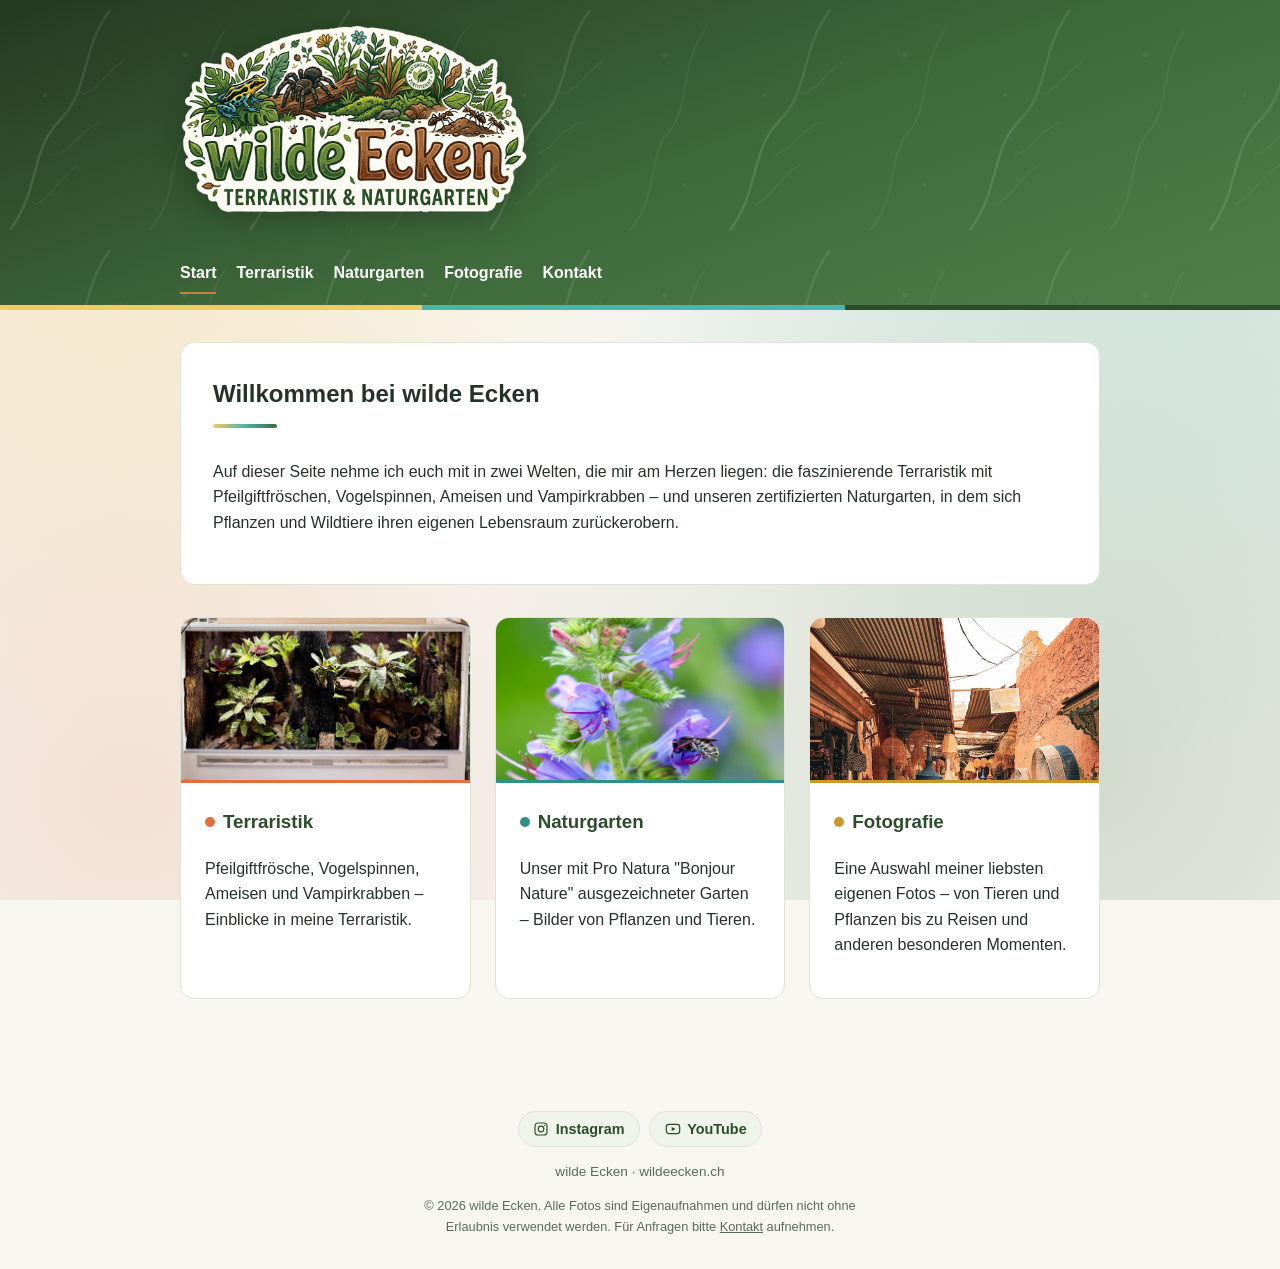
<file: index.html>
<!DOCTYPE html>
<html lang="de">
<head>
  <meta charset="UTF-8">
  <title>wilde Ecken</title>
  <meta name="viewport" content="width=device-width, initial-scale=1.0">
  <meta name="description" content="wilde Ecken – Pfeilgiftfrösche, Vogelspinnen, Ameisen, Vampirkrabben und unser zertifizierter Naturgarten.">
  <link rel="canonical" href="https://wildeecken.ch/">
  <meta property="og:type" content="website">
  <meta property="og:site_name" content="wilde Ecken">
  <meta property="og:locale" content="de_CH">
  <meta property="og:url" content="https://wildeecken.ch/">
  <meta property="og:title" content="wilde Ecken – Terraristik &amp; Naturgarten">
  <meta property="og:description" content="Pfeilgiftfrösche, Vogelspinnen, Ameisen, Vampirkrabben und unser zertifizierter Naturgarten.">
  <meta property="og:image" content="https://wildeecken.ch/images/og-image.jpg">
  <meta property="og:image:width" content="1200">
  <meta property="og:image:height" content="630">
  <meta name="twitter:card" content="summary_large_image">
  <meta name="twitter:title" content="wilde Ecken – Terraristik &amp; Naturgarten">
  <meta name="twitter:description" content="Pfeilgiftfrösche, Vogelspinnen, Ameisen, Vampirkrabben und unser zertifizierter Naturgarten.">
  <meta name="twitter:image" content="https://wildeecken.ch/images/og-image.jpg">
  <link rel="icon" href="/favicon.ico" sizes="any">
  <link rel="icon" type="image/png" sizes="32x32" href="/images/favicon-32.png">
  <link rel="apple-touch-icon" href="/images/apple-touch-icon.png">
  <link rel="manifest" href="/site.webmanifest">
  <meta name="theme-color" content="#2c4c2a">
  <link rel="stylesheet" href="style.css">
</head>
<body class="home">
  <h1 class="visually-hidden">wilde Ecken – Terraristik &amp; Naturgarten</h1>
  <header class="site-header">
    <div class="header-inner">
      <a class="site-logo" href="index.html">
        <img src="images/logo.png" alt="wilde Ecken – Terraristik &amp; Naturgarten">
      </a>
      <nav class="main-nav" aria-label="Hauptnavigation">
        <ul>
          <li><a href="index.html" aria-current="page">Start</a></li>
          <li><a href="hobby.html">Terraristik</a></li>
          <li><a href="naturgarten.html">Naturgarten</a></li>
          <li><a href="fotografie.html">Fotografie</a></li>
          <li><a href="kontakt.html">Kontakt</a></li>
        </ul>
      </nav>
    </div>
  </header>

  <main>
    <section class="hero">
      <h2>Willkommen bei wilde Ecken</h2>
      <p>
        Auf dieser Seite nehme ich euch mit in zwei Welten, die mir am Herzen liegen:
        die faszinierende Terraristik mit Pfeilgiftfröschen, Vogelspinnen, Ameisen
        und Vampirkrabben –
        und unseren zertifizierten Naturgarten, in dem sich Pflanzen und Wildtiere
        ihren eigenen Lebensraum zurückerobern.
      </p>
    </section>

    <div class="card-grid">
      <a class="card card-hobby" href="hobby.html">
        <img class="card-image" src="images/hobby/frosch-2.jpg" alt="Naturnah bepflanzte Pfeilgiftfrosch-Terrarien" loading="lazy">
        <div class="card-body">
          <h3>Terraristik</h3>
          <p>Pfeilgiftfrösche, Vogelspinnen, Ameisen und Vampirkrabben – Einblicke in meine Terraristik.</p>
        </div>
      </a>
      <a class="card card-naturgarten" href="naturgarten.html">
        <img class="card-image" src="images/naturgarten/natur-3.jpg" alt="Natternkopfmauerbiene am Natternkopf in unserem Naturgarten" loading="lazy">
        <div class="card-body">
          <h3>Naturgarten</h3>
          <p>Unser mit Pro Natura "Bonjour Nature" ausgezeichneter Garten – Bilder von Pflanzen und Tieren.</p>
        </div>
      </a>
      <a class="card card-fotografie" href="fotografie.html">
        <img class="card-image" src="images/fotografie/foto-1.jpg" alt="Souks in Marrakesch" loading="lazy">
        <div class="card-body">
          <h3>Fotografie</h3>
          <p>Eine Auswahl meiner liebsten eigenen Fotos – von Tieren und Pflanzen bis zu Reisen und anderen besonderen Momenten.</p>
        </div>
      </a>
    </div>
  </main>

  <footer class="site-footer">
    <p class="social-links">
      <a class="badge" href="https://www.instagram.com/boebe83" target="_blank" rel="noopener"><svg class="badge-icon" viewBox="0 0 24 24" width="16" height="16" fill="none" stroke="currentColor" stroke-width="1.8" aria-hidden="true"><rect x="3" y="3" width="18" height="18" rx="5"/><circle cx="12" cy="12" r="4.2"/><circle cx="17.4" cy="6.6" r="1" fill="currentColor" stroke="none"/></svg>Instagram</a>
      <a class="badge" href="https://www.youtube.com/@boebe83" target="_blank" rel="noopener"><svg class="badge-icon" viewBox="0 0 24 24" width="16" height="16" fill="none" stroke="currentColor" stroke-width="1.8" aria-hidden="true"><rect x="2" y="5" width="20" height="14" rx="4"/><path d="M10 9l6 3-6 3z" fill="currentColor" stroke="none"/></svg>YouTube</a>
    </p>
    <p>wilde Ecken · wildeecken.ch</p>
    <p class="copyright-note">© 2026 wilde Ecken. Alle Fotos sind Eigenaufnahmen und dürfen nicht ohne Erlaubnis verwendet werden. Für Anfragen bitte <a href="kontakt.html">Kontakt</a> aufnehmen.</p>
  </footer>
</body>
</html>
</file>
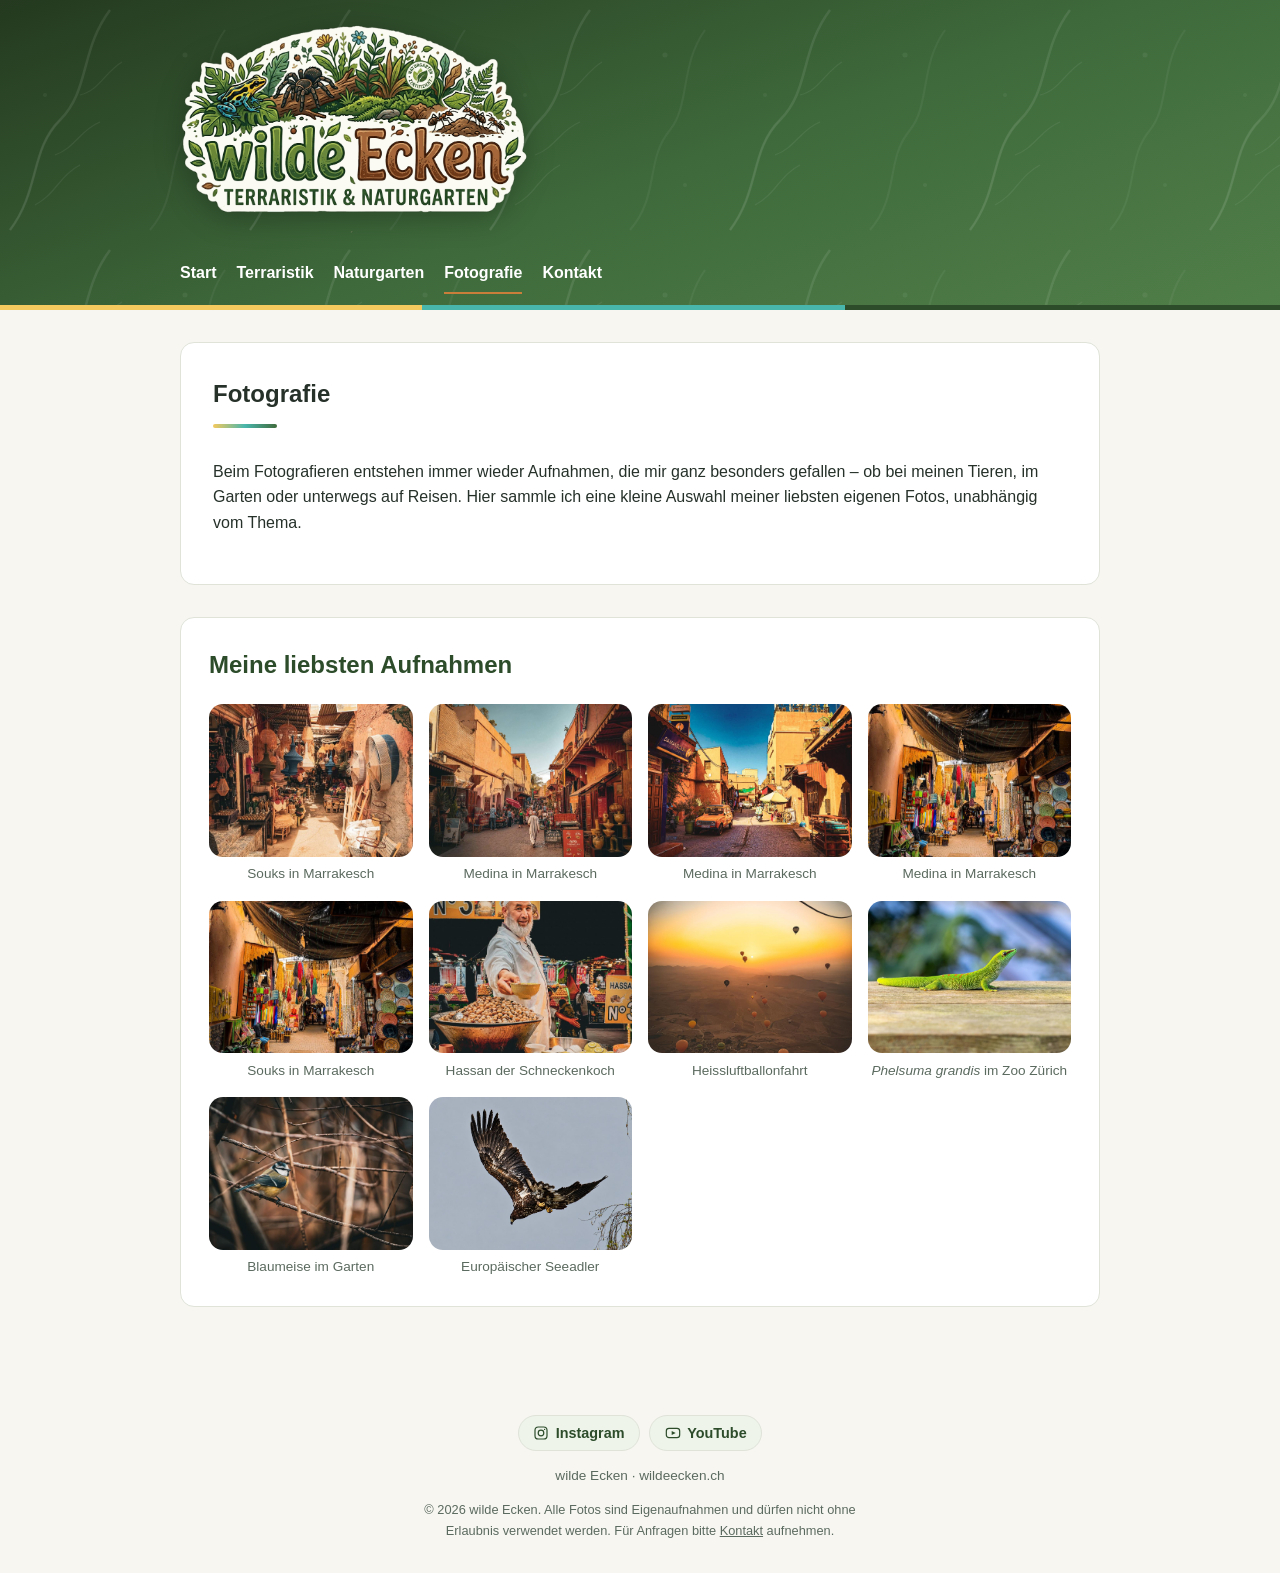
<file: fotografie.html>
<!DOCTYPE html>
<html lang="de">
<head>
  <meta charset="UTF-8">
  <title>Fotografie – wilde Ecken</title>
  <meta name="viewport" content="width=device-width, initial-scale=1.0">
  <meta name="description" content="Eine Auswahl meiner liebsten eigenen Fotos – von Tieren und Pflanzen bis zu Reisen und anderen besonderen Momenten.">
  <link rel="canonical" href="https://wildeecken.ch/fotografie.html">
  <meta property="og:type" content="website">
  <meta property="og:site_name" content="wilde Ecken">
  <meta property="og:locale" content="de_CH">
  <meta property="og:url" content="https://wildeecken.ch/fotografie.html">
  <meta property="og:title" content="Fotografie – wilde Ecken">
  <meta property="og:description" content="Eine Auswahl meiner liebsten eigenen Fotos – von Tieren und Pflanzen bis zu Reisen und anderen besonderen Momenten.">
  <meta property="og:image" content="https://wildeecken.ch/images/og-image.jpg">
  <meta property="og:image:width" content="1200">
  <meta property="og:image:height" content="630">
  <meta name="twitter:card" content="summary_large_image">
  <meta name="twitter:title" content="Fotografie – wilde Ecken">
  <meta name="twitter:description" content="Eine Auswahl meiner liebsten eigenen Fotos – von Tieren und Pflanzen bis zu Reisen und anderen besonderen Momenten.">
  <meta name="twitter:image" content="https://wildeecken.ch/images/og-image.jpg">
  <link rel="icon" href="/favicon.ico" sizes="any">
  <link rel="icon" type="image/png" sizes="32x32" href="/images/favicon-32.png">
  <link rel="apple-touch-icon" href="/images/apple-touch-icon.png">
  <link rel="manifest" href="/site.webmanifest">
  <meta name="theme-color" content="#2c4c2a">
  <link rel="stylesheet" href="style.css">
  <script src="lightbox.js" defer></script>
</head>
<body>
  <h1 class="visually-hidden">Fotografie – wilde Ecken: Lieblingsfotos von Tieren, Pflanzen und Naturmomenten</h1>
  <header class="site-header">
    <div class="header-inner">
      <a class="site-logo" href="index.html">
        <img src="images/logo.png" alt="wilde Ecken – Terraristik &amp; Naturgarten">
      </a>
      <nav class="main-nav" aria-label="Hauptnavigation">
        <ul>
          <li><a href="index.html">Start</a></li>
          <li><a href="hobby.html">Terraristik</a></li>
          <li><a href="naturgarten.html">Naturgarten</a></li>
          <li><a href="fotografie.html" aria-current="page">Fotografie</a></li>
          <li><a href="kontakt.html">Kontakt</a></li>
        </ul>
      </nav>
    </div>
  </header>

  <main>
    <section class="hero">
      <h2>Fotografie</h2>
      <p>
        Beim Fotografieren entstehen immer wieder Aufnahmen, die mir ganz
        besonders gefallen – ob bei meinen Tieren, im Garten oder unterwegs
        auf Reisen. Hier sammle ich eine kleine Auswahl meiner liebsten
        eigenen Fotos, unabhängig vom Thema.
      </p>
    </section>

    <section class="content-block">
      <h2>Meine liebsten Aufnahmen</h2>
      <div class="gallery">
        <figure>
          <img src="images/fotografie/foto-1.jpg" alt="Souks in Marrakesch">
          <figcaption>Souks in Marrakesch</figcaption>
        </figure>
        <figure>
          <img src="images/fotografie/foto-2.jpg" alt="Medina in Marrakesch">
          <figcaption>Medina in Marrakesch</figcaption>
        </figure>
        <figure>
          <img src="images/fotografie/foto-3.jpg" alt="Medina in Marrakesch">
          <figcaption>Medina in Marrakesch</figcaption>
        </figure>
        <figure>
          <img src="images/fotografie/foto-4.jpg" alt="Medina in Marrakesch">
          <figcaption>Medina in Marrakesch</figcaption>
        </figure>
        <figure>
          <img src="images/fotografie/foto-5.jpg" alt="Souks in Marrakesch">
          <figcaption>Souks in Marrakesch</figcaption>
        </figure>
        <figure>
          <img src="images/fotografie/foto-6.jpg" alt="Hassan der Schneckenkoch auf dem Markt in Marrakesch">
          <figcaption>Hassan der Schneckenkoch</figcaption>
        </figure>
        <figure>
          <img src="images/fotografie/foto-7.jpg" alt="Heissluftballons bei Sonnenaufgang über Marrakesch">
          <figcaption>Heissluftballonfahrt</figcaption>
        </figure>
        <figure>
          <img src="images/fotografie/foto-8.jpg" alt="Phelsuma grandis im Zoo Zürich">
          <figcaption><em>Phelsuma grandis</em> im Zoo Zürich</figcaption>
        </figure>
        <figure>
          <img src="images/fotografie/foto-9.jpg" alt="Blaumeise im Garten auf einem Ast">
          <figcaption>Blaumeise im Garten</figcaption>
        </figure>
        <figure>
          <img src="images/fotografie/foto-10.jpg" alt="Junger europäischer Seeadler im Flug">
          <figcaption>Europäischer Seeadler</figcaption>
        </figure>
      </div>
    </section>
  </main>

  <footer class="site-footer">
    <p class="social-links">
      <a class="badge" href="https://www.instagram.com/boebe83" target="_blank" rel="noopener"><svg class="badge-icon" viewBox="0 0 24 24" width="16" height="16" fill="none" stroke="currentColor" stroke-width="1.8" aria-hidden="true"><rect x="3" y="3" width="18" height="18" rx="5"/><circle cx="12" cy="12" r="4.2"/><circle cx="17.4" cy="6.6" r="1" fill="currentColor" stroke="none"/></svg>Instagram</a>
      <a class="badge" href="https://www.youtube.com/@boebe83" target="_blank" rel="noopener"><svg class="badge-icon" viewBox="0 0 24 24" width="16" height="16" fill="none" stroke="currentColor" stroke-width="1.8" aria-hidden="true"><rect x="2" y="5" width="20" height="14" rx="4"/><path d="M10 9l6 3-6 3z" fill="currentColor" stroke="none"/></svg>YouTube</a>
    </p>
    <p>wilde Ecken · wildeecken.ch</p>
    <p class="copyright-note">© 2026 wilde Ecken. Alle Fotos sind Eigenaufnahmen und dürfen nicht ohne Erlaubnis verwendet werden. Für Anfragen bitte <a href="kontakt.html">Kontakt</a> aufnehmen.</p>
  </footer>
</body>
</html>
</file>
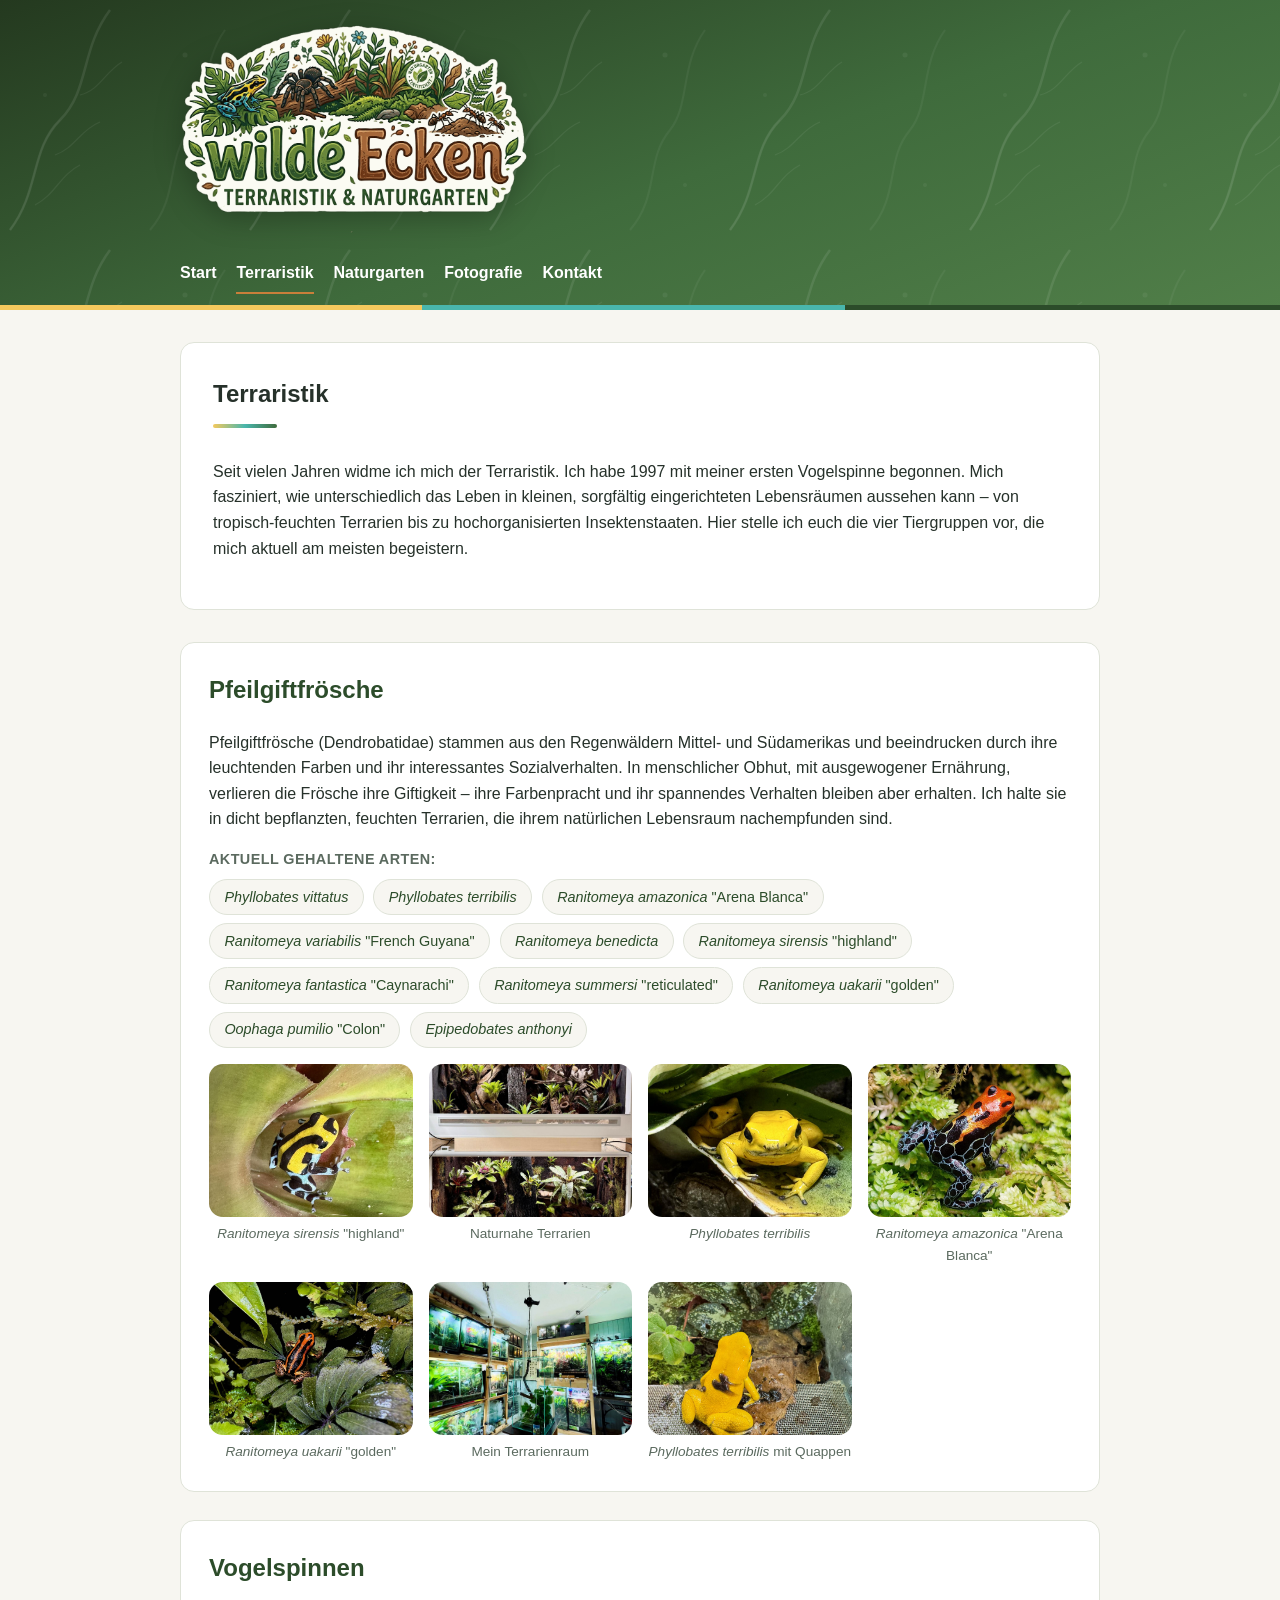
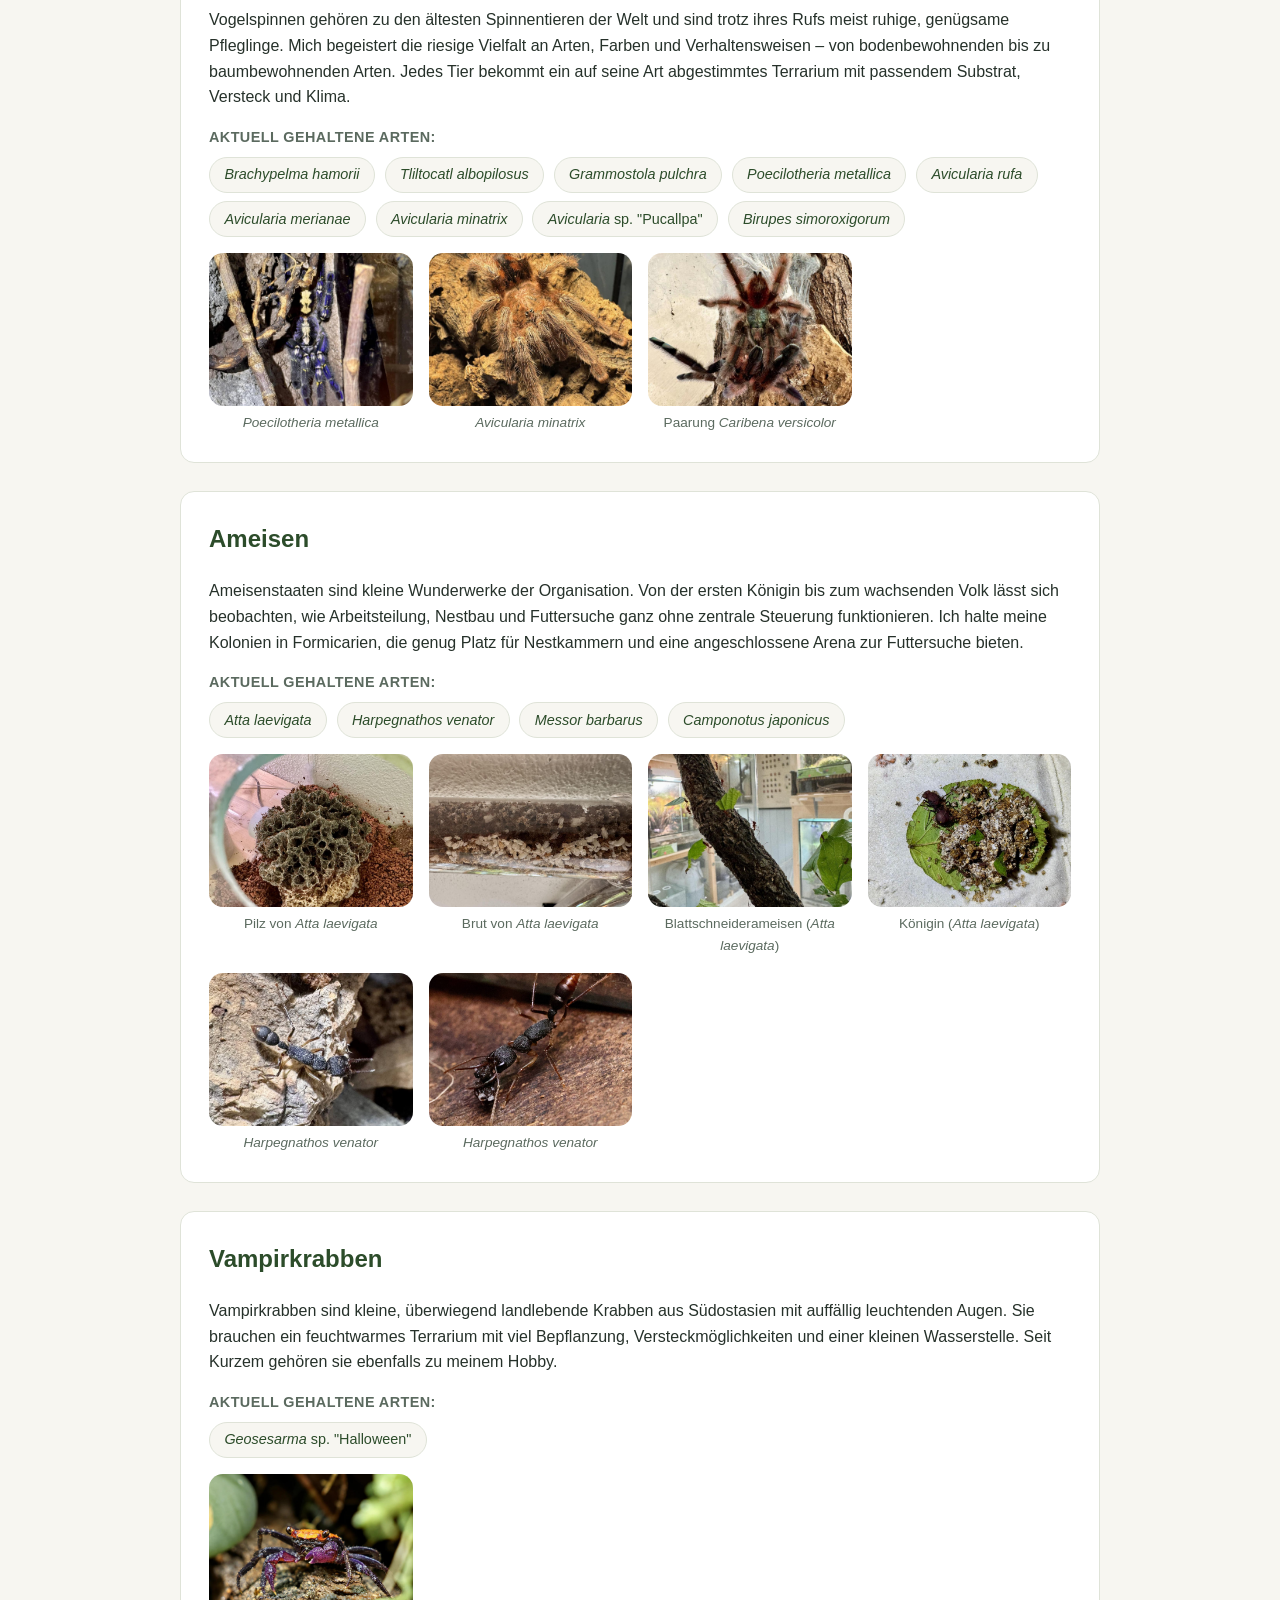
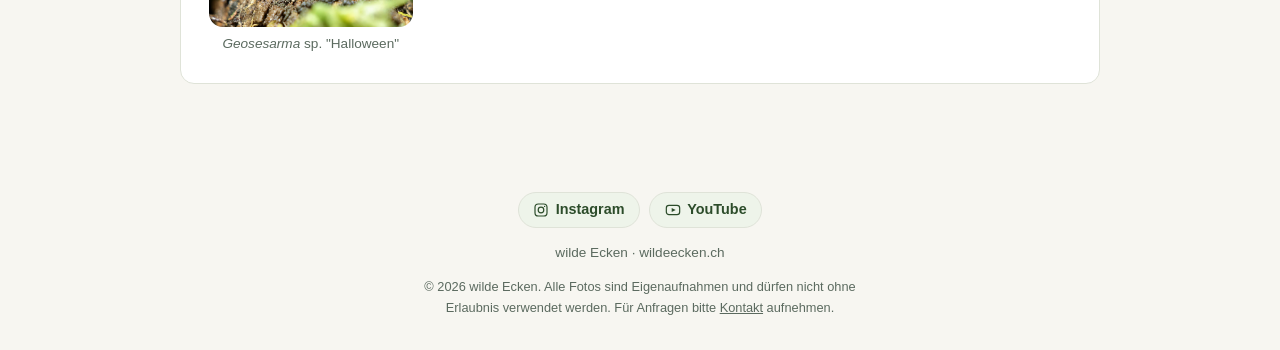
<file: hobby.html>
<!DOCTYPE html>
<html lang="de">
<head>
  <meta charset="UTF-8">
  <title>Terraristik – wilde Ecken</title>
  <meta name="viewport" content="width=device-width, initial-scale=1.0">
  <meta name="description" content="Pfeilgiftfrösche, Vogelspinnen und Ameisen – Terraristik bei wilde Ecken.">
  <link rel="canonical" href="https://wildeecken.ch/hobby.html">
  <meta property="og:type" content="website">
  <meta property="og:site_name" content="wilde Ecken">
  <meta property="og:locale" content="de_CH">
  <meta property="og:url" content="https://wildeecken.ch/hobby.html">
  <meta property="og:title" content="Terraristik – wilde Ecken">
  <meta property="og:description" content="Pfeilgiftfrösche, Vogelspinnen und Ameisen – Terraristik bei wilde Ecken.">
  <meta property="og:image" content="https://wildeecken.ch/images/og-image.jpg">
  <meta property="og:image:width" content="1200">
  <meta property="og:image:height" content="630">
  <meta name="twitter:card" content="summary_large_image">
  <meta name="twitter:title" content="Terraristik – wilde Ecken">
  <meta name="twitter:description" content="Pfeilgiftfrösche, Vogelspinnen und Ameisen – Terraristik bei wilde Ecken.">
  <meta name="twitter:image" content="https://wildeecken.ch/images/og-image.jpg">
  <link rel="icon" href="/favicon.ico" sizes="any">
  <link rel="icon" type="image/png" sizes="32x32" href="/images/favicon-32.png">
  <link rel="apple-touch-icon" href="/images/apple-touch-icon.png">
  <link rel="manifest" href="/site.webmanifest">
  <meta name="theme-color" content="#2c4c2a">
  <link rel="stylesheet" href="style.css">
  <script src="lightbox.js" defer></script>
</head>
<body>
  <h1 class="visually-hidden">Terraristik – wilde Ecken: Pfeilgiftfrösche, Vogelspinnen, Ameisen und Vampirkrabben</h1>
  <header class="site-header">
    <div class="header-inner">
      <a class="site-logo" href="index.html">
        <img src="images/logo.png" alt="wilde Ecken – Terraristik &amp; Naturgarten">
      </a>
      <nav class="main-nav" aria-label="Hauptnavigation">
        <ul>
          <li><a href="index.html">Start</a></li>
          <li><a href="hobby.html" aria-current="page">Terraristik</a></li>
          <li><a href="naturgarten.html">Naturgarten</a></li>
          <li><a href="fotografie.html">Fotografie</a></li>
          <li><a href="kontakt.html">Kontakt</a></li>
        </ul>
      </nav>
    </div>
  </header>

  <main>
    <section class="hero">
      <h2>Terraristik</h2>
      <p>
        Seit vielen Jahren widme ich mich der Terraristik. Ich habe 1997 mit
        meiner ersten Vogelspinne begonnen. Mich fasziniert, wie
        unterschiedlich das Leben in kleinen, sorgfältig eingerichteten Lebensräumen
        aussehen kann – von tropisch-feuchten Terrarien bis zu hochorganisierten
        Insektenstaaten. Hier stelle ich euch die vier Tiergruppen vor, die mich
        aktuell am meisten begeistern.
      </p>
    </section>

    <section class="content-block">
      <h2>Pfeilgiftfrösche</h2>
      <p>
        Pfeilgiftfrösche (Dendrobatidae) stammen aus den Regenwäldern Mittel- und
        Südamerikas und beeindrucken durch ihre leuchtenden Farben und ihr
        interessantes Sozialverhalten. In menschlicher Obhut, mit ausgewogener
        Ernährung, verlieren die Frösche ihre Giftigkeit – ihre Farbenpracht und ihr
        spannendes Verhalten bleiben aber erhalten. Ich halte sie in dicht bepflanzten,
        feuchten Terrarien, die ihrem natürlichen Lebensraum nachempfunden sind.
      </p>
      <p class="species-label">Aktuell gehaltene Arten:</p>
      <ul class="species-list">
        <li><em>Phyllobates vittatus</em></li>
        <li><em>Phyllobates terribilis</em></li>
        <li><em>Ranitomeya amazonica</em> "Arena Blanca"</li>
        <li><em>Ranitomeya variabilis</em> "French Guyana"</li>
        <li><em>Ranitomeya benedicta</em></li>
        <li><em>Ranitomeya sirensis</em> "highland"</li>
        <li><em>Ranitomeya fantastica</em> "Caynarachi"</li>
        <li><em>Ranitomeya summersi</em> "reticulated"</li>
        <li><em>Ranitomeya uakarii</em> "golden"</li>
        <li><em>Oophaga pumilio</em> "Colon"</li>
        <li><em>Epipedobates anthonyi</em></li>
      </ul>
      <div class="gallery">
        <figure>
          <img src="images/hobby/frosch-1.jpg" alt="Pfeilgiftfrosch Ranitomeya sirensis &quot;highland&quot; auf einer Bromelie">
          <figcaption><em>Ranitomeya sirensis</em> "highland"</figcaption>
        </figure>
        <figure>
          <img src="images/hobby/frosch-2.jpg" alt="Naturnah bepflanzte Pfeilgiftfrosch-Terrarien">
          <figcaption>Naturnahe Terrarien</figcaption>
        </figure>
        <figure>
          <img src="images/hobby/frosch-3.jpg" alt="Pfeilgiftfrosch Phyllobates terribilis unter einem Blatt">
          <figcaption><em>Phyllobates terribilis</em></figcaption>
        </figure>
        <figure>
          <img src="images/hobby/frosch-4.jpg" alt="Pfeilgiftfrosch Ranitomeya amazonica &quot;Arena Blanca&quot; auf Moos">
          <figcaption><em>Ranitomeya amazonica</em> "Arena Blanca"</figcaption>
        </figure>
        <figure>
          <img src="images/hobby/frosch-5.jpg" alt="Pfeilgiftfrosch Ranitomeya uakarii &quot;golden&quot; auf einem Blatt">
          <figcaption><em>Ranitomeya uakarii</em> "golden"</figcaption>
        </figure>
        <figure>
          <img src="images/hobby/frosch-6.jpg" alt="Terrarienraum mit zahlreichen Pfeilgiftfrosch-Terrarien">
          <figcaption>Mein Terrarienraum</figcaption>
        </figure>
        <figure>
          <img src="images/hobby/frosch-7.jpg" alt="Phyllobates terribilis trägt Kaulquappen auf dem Rücken">
          <figcaption><em>Phyllobates terribilis</em> mit Quappen</figcaption>
        </figure>
      </div>
    </section>

    <section class="content-block">
      <h2>Vogelspinnen</h2>
      <p>
        Vogelspinnen gehören zu den ältesten Spinnentieren der Welt und sind trotz
        ihres Rufs meist ruhige, genügsame Pfleglinge. Mich begeistert die riesige
        Vielfalt an Arten, Farben und Verhaltensweisen – von bodenbewohnenden bis zu
        baumbewohnenden Arten. Jedes Tier bekommt ein auf seine Art abgestimmtes
        Terrarium mit passendem Substrat, Versteck und Klima.
      </p>
      <p class="species-label">Aktuell gehaltene Arten:</p>
      <ul class="species-list">
        <li><em>Brachypelma hamorii</em></li>
        <li><em>Tliltocatl albopilosus</em></li>
        <li><em>Grammostola pulchra</em></li>
        <li><em>Poecilotheria metallica</em></li>
        <li><em>Avicularia rufa</em></li>
        <li><em>Avicularia merianae</em></li>
        <li><em>Avicularia minatrix</em></li>
        <li><em>Avicularia</em> sp. "Pucallpa"</li>
        <li><em>Birupes simoroxigorum</em></li>
      </ul>
      <div class="gallery">
        <figure>
          <img src="images/hobby/spinne-1.jpg" alt="Vogelspinne Poecilotheria metallica im Terrarium">
          <figcaption><em>Poecilotheria metallica</em></figcaption>
        </figure>
        <figure>
          <img src="images/hobby/spinne-2.jpg" alt="Vogelspinne Avicularia minatrix im Terrarium">
          <figcaption><em>Avicularia minatrix</em></figcaption>
        </figure>
        <figure>
          <img src="images/hobby/spinne-3.jpg" alt="Paarung von Caribena versicolor">
          <figcaption>Paarung <em>Caribena versicolor</em></figcaption>
        </figure>
      </div>
    </section>

    <section class="content-block">
      <h2>Ameisen</h2>
      <p>
        Ameisenstaaten sind kleine Wunderwerke der Organisation. Von der ersten
        Königin bis zum wachsenden Volk lässt sich beobachten, wie Arbeitsteilung,
        Nestbau und Futtersuche ganz ohne zentrale Steuerung funktionieren. Ich halte
        meine Kolonien in Formicarien, die genug Platz für Nestkammern und eine
        angeschlossene Arena zur Futtersuche bieten.
      </p>
      <p class="species-label">Aktuell gehaltene Arten:</p>
      <ul class="species-list">
        <li><em>Atta laevigata</em></li>
        <li><em>Harpegnathos venator</em></li>
        <li><em>Messor barbarus</em></li>
        <li><em>Camponotus japonicus</em></li>
      </ul>
      <div class="gallery">
        <figure>
          <img src="images/hobby/ameisen-1.jpg" alt="Pilzgarten von Atta laevigata">
          <figcaption>Pilz von <em>Atta laevigata</em></figcaption>
        </figure>
        <figure>
          <img src="images/hobby/ameisen-2.jpg" alt="Brut von Atta laevigata">
          <figcaption>Brut von <em>Atta laevigata</em></figcaption>
        </figure>
        <figure>
          <img src="images/hobby/ameisen-3.jpg" alt="Blattschneiderameisen Atta laevigata beim Blätter tragen">
          <figcaption>Blattschneiderameisen (<em>Atta laevigata</em>)</figcaption>
        </figure>
        <figure>
          <img src="images/hobby/ameisen-4.jpg" alt="Königin von Atta laevigata auf einem Blatt">
          <figcaption>Königin (<em>Atta laevigata</em>)</figcaption>
        </figure>
        <figure>
          <img src="images/hobby/ameisen-5.jpg" alt="Harpegnathos venator auf Rinde">
          <figcaption><em>Harpegnathos venator</em></figcaption>
        </figure>
        <figure>
          <img src="images/hobby/ameisen-6.jpg" alt="Harpegnathos venator mit Beute auf Holz">
          <figcaption><em>Harpegnathos venator</em></figcaption>
        </figure>
      </div>
    </section>

    <section class="content-block">
      <h2>Vampirkrabben</h2>
      <p>
        Vampirkrabben sind kleine, überwiegend landlebende Krabben aus
        Südostasien mit auffällig leuchtenden Augen. Sie brauchen ein
        feuchtwarmes Terrarium mit viel Bepflanzung, Versteckmöglichkeiten und
        einer kleinen Wasserstelle. Seit Kurzem gehören sie ebenfalls zu
        meinem Hobby.
      </p>
      <p class="species-label">Aktuell gehaltene Arten:</p>
      <ul class="species-list">
        <li><em>Geosesarma</em> sp. "Halloween"</li>
      </ul>
      <div class="gallery">
        <figure>
          <img src="images/hobby/krabbe-1.jpg" alt="Vampirkrabbe Geosesarma sp. &quot;Halloween&quot;">
          <figcaption><em>Geosesarma</em> sp. "Halloween"</figcaption>
        </figure>
      </div>
    </section>
  </main>

  <footer class="site-footer">
    <p class="social-links">
      <a class="badge" href="https://www.instagram.com/boebe83" target="_blank" rel="noopener"><svg class="badge-icon" viewBox="0 0 24 24" width="16" height="16" fill="none" stroke="currentColor" stroke-width="1.8" aria-hidden="true"><rect x="3" y="3" width="18" height="18" rx="5"/><circle cx="12" cy="12" r="4.2"/><circle cx="17.4" cy="6.6" r="1" fill="currentColor" stroke="none"/></svg>Instagram</a>
      <a class="badge" href="https://www.youtube.com/@boebe83" target="_blank" rel="noopener"><svg class="badge-icon" viewBox="0 0 24 24" width="16" height="16" fill="none" stroke="currentColor" stroke-width="1.8" aria-hidden="true"><rect x="2" y="5" width="20" height="14" rx="4"/><path d="M10 9l6 3-6 3z" fill="currentColor" stroke="none"/></svg>YouTube</a>
    </p>
    <p>wilde Ecken · wildeecken.ch</p>
    <p class="copyright-note">© 2026 wilde Ecken. Alle Fotos sind Eigenaufnahmen und dürfen nicht ohne Erlaubnis verwendet werden. Für Anfragen bitte <a href="kontakt.html">Kontakt</a> aufnehmen.</p>
  </footer>
</body>
</html>
</file>
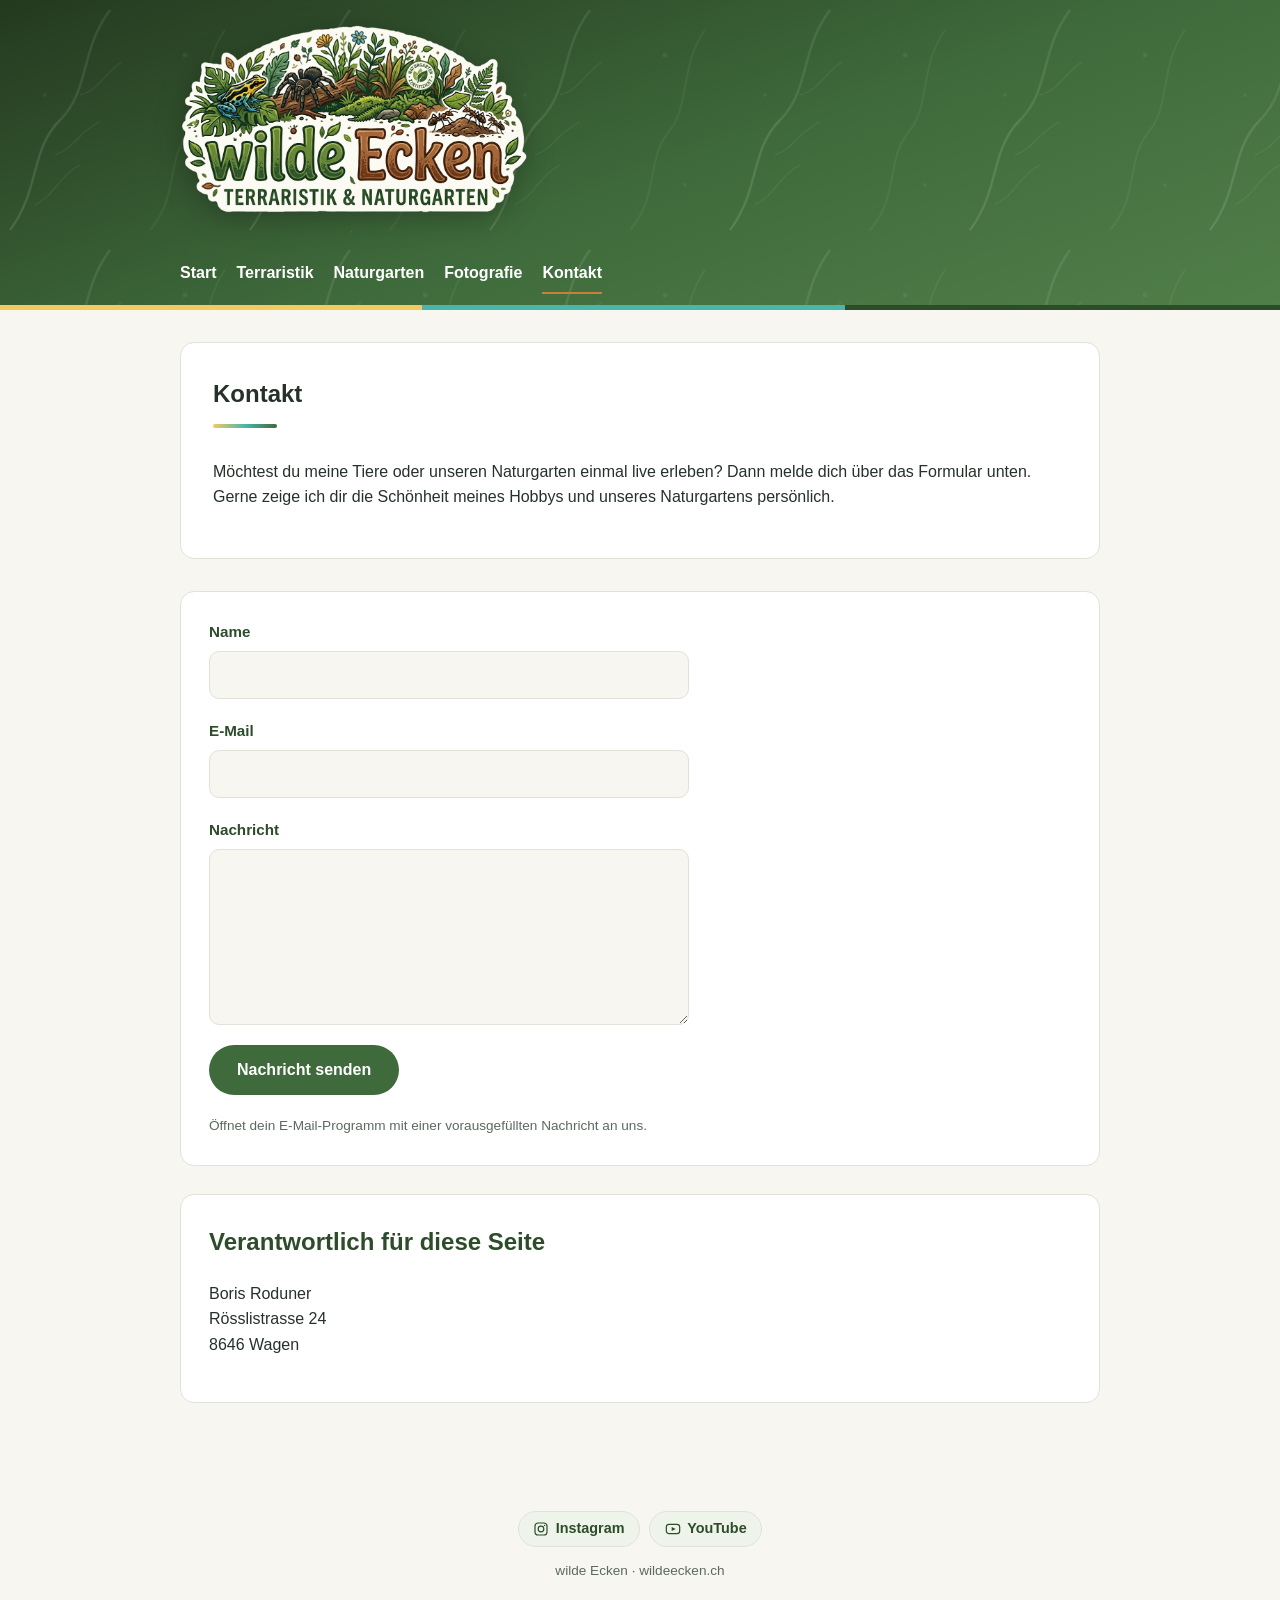
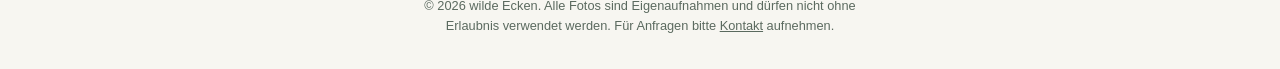
<file: kontakt.html>
<!DOCTYPE html>
<html lang="de">
<head>
  <meta charset="UTF-8">
  <title>Kontakt – wilde Ecken</title>
  <meta name="viewport" content="width=device-width, initial-scale=1.0">
  <meta name="description" content="Kontaktiere uns, wenn du die Tiere oder unseren Naturgarten live erleben möchtest.">
  <link rel="canonical" href="https://wildeecken.ch/kontakt.html">
  <meta property="og:type" content="website">
  <meta property="og:site_name" content="wilde Ecken">
  <meta property="og:locale" content="de_CH">
  <meta property="og:url" content="https://wildeecken.ch/kontakt.html">
  <meta property="og:title" content="Kontakt – wilde Ecken">
  <meta property="og:description" content="Kontaktiere uns, wenn du die Tiere oder unseren Naturgarten live erleben möchtest.">
  <meta property="og:image" content="https://wildeecken.ch/images/og-image.jpg">
  <meta property="og:image:width" content="1200">
  <meta property="og:image:height" content="630">
  <meta name="twitter:card" content="summary_large_image">
  <meta name="twitter:title" content="Kontakt – wilde Ecken">
  <meta name="twitter:description" content="Kontaktiere uns, wenn du die Tiere oder unseren Naturgarten live erleben möchtest.">
  <meta name="twitter:image" content="https://wildeecken.ch/images/og-image.jpg">
  <link rel="icon" href="/favicon.ico" sizes="any">
  <link rel="icon" type="image/png" sizes="32x32" href="/images/favicon-32.png">
  <link rel="apple-touch-icon" href="/images/apple-touch-icon.png">
  <link rel="manifest" href="/site.webmanifest">
  <meta name="theme-color" content="#2c4c2a">
  <link rel="stylesheet" href="style.css">
  <script src="contact.js" defer></script>
</head>
<body>
  <h1 class="visually-hidden">Kontakt – wilde Ecken</h1>
  <header class="site-header">
    <div class="header-inner">
      <a class="site-logo" href="index.html">
        <img src="images/logo.png" alt="wilde Ecken – Terraristik &amp; Naturgarten">
      </a>
      <nav class="main-nav" aria-label="Hauptnavigation">
        <ul>
          <li><a href="index.html">Start</a></li>
          <li><a href="hobby.html">Terraristik</a></li>
          <li><a href="naturgarten.html">Naturgarten</a></li>
          <li><a href="fotografie.html">Fotografie</a></li>
          <li><a href="kontakt.html" aria-current="page">Kontakt</a></li>
        </ul>
      </nav>
    </div>
  </header>

  <main>
    <section class="hero">
      <h2>Kontakt</h2>
      <p>
        Möchtest du meine Tiere oder unseren Naturgarten einmal live erleben?
        Dann melde dich über das Formular unten. Gerne zeige ich dir die
        Schönheit meines Hobbys und unseres Naturgartens persönlich.
      </p>
    </section>

    <section class="content-block">
      <form id="contact-form" class="contact-form">
        <div class="form-field">
          <label for="contact-name">Name</label>
          <input type="text" id="contact-name" name="name" autocomplete="name" required>
        </div>
        <div class="form-field">
          <label for="contact-email">E-Mail</label>
          <input type="email" id="contact-email" name="email" autocomplete="email" required>
        </div>
        <div class="form-field">
          <label for="contact-message">Nachricht</label>
          <textarea id="contact-message" name="message" rows="6" required></textarea>
        </div>
        <button type="submit" class="button-primary">Nachricht senden</button>
        <p class="form-hint">Öffnet dein E-Mail-Programm mit einer vorausgefüllten Nachricht an uns.</p>
      </form>
    </section>

    <section class="content-block">
      <h2>Verantwortlich für diese Seite</h2>
      <p>
        Boris Roduner<br>
        Rösslistrasse 24<br>
        8646 Wagen
      </p>
    </section>
  </main>

  <footer class="site-footer">
    <p class="social-links">
      <a class="badge" href="https://www.instagram.com/boebe83" target="_blank" rel="noopener"><svg class="badge-icon" viewBox="0 0 24 24" width="16" height="16" fill="none" stroke="currentColor" stroke-width="1.8" aria-hidden="true"><rect x="3" y="3" width="18" height="18" rx="5"/><circle cx="12" cy="12" r="4.2"/><circle cx="17.4" cy="6.6" r="1" fill="currentColor" stroke="none"/></svg>Instagram</a>
      <a class="badge" href="https://www.youtube.com/@boebe83" target="_blank" rel="noopener"><svg class="badge-icon" viewBox="0 0 24 24" width="16" height="16" fill="none" stroke="currentColor" stroke-width="1.8" aria-hidden="true"><rect x="2" y="5" width="20" height="14" rx="4"/><path d="M10 9l6 3-6 3z" fill="currentColor" stroke="none"/></svg>YouTube</a>
    </p>
    <p>wilde Ecken · wildeecken.ch</p>
    <p class="copyright-note">© 2026 wilde Ecken. Alle Fotos sind Eigenaufnahmen und dürfen nicht ohne Erlaubnis verwendet werden. Für Anfragen bitte <a href="kontakt.html">Kontakt</a> aufnehmen.</p>
  </footer>
</body>
</html>
</file>
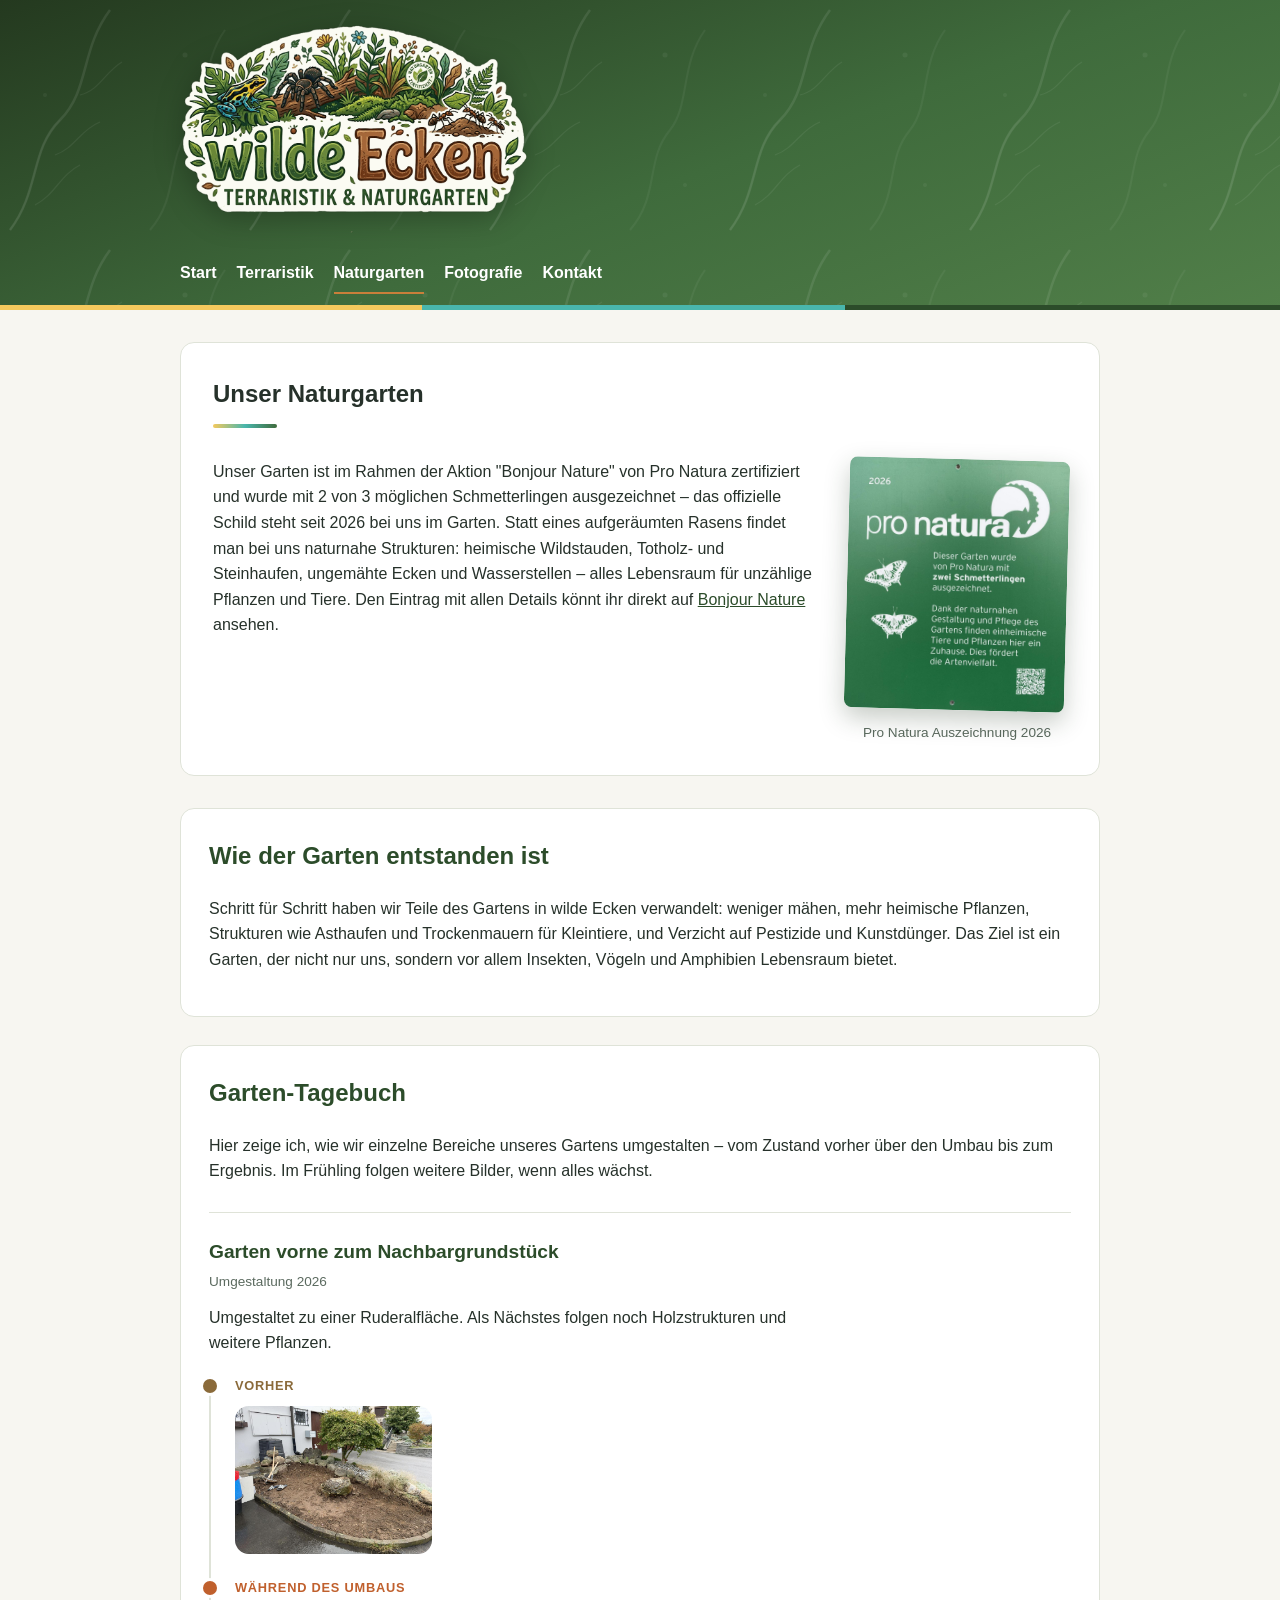
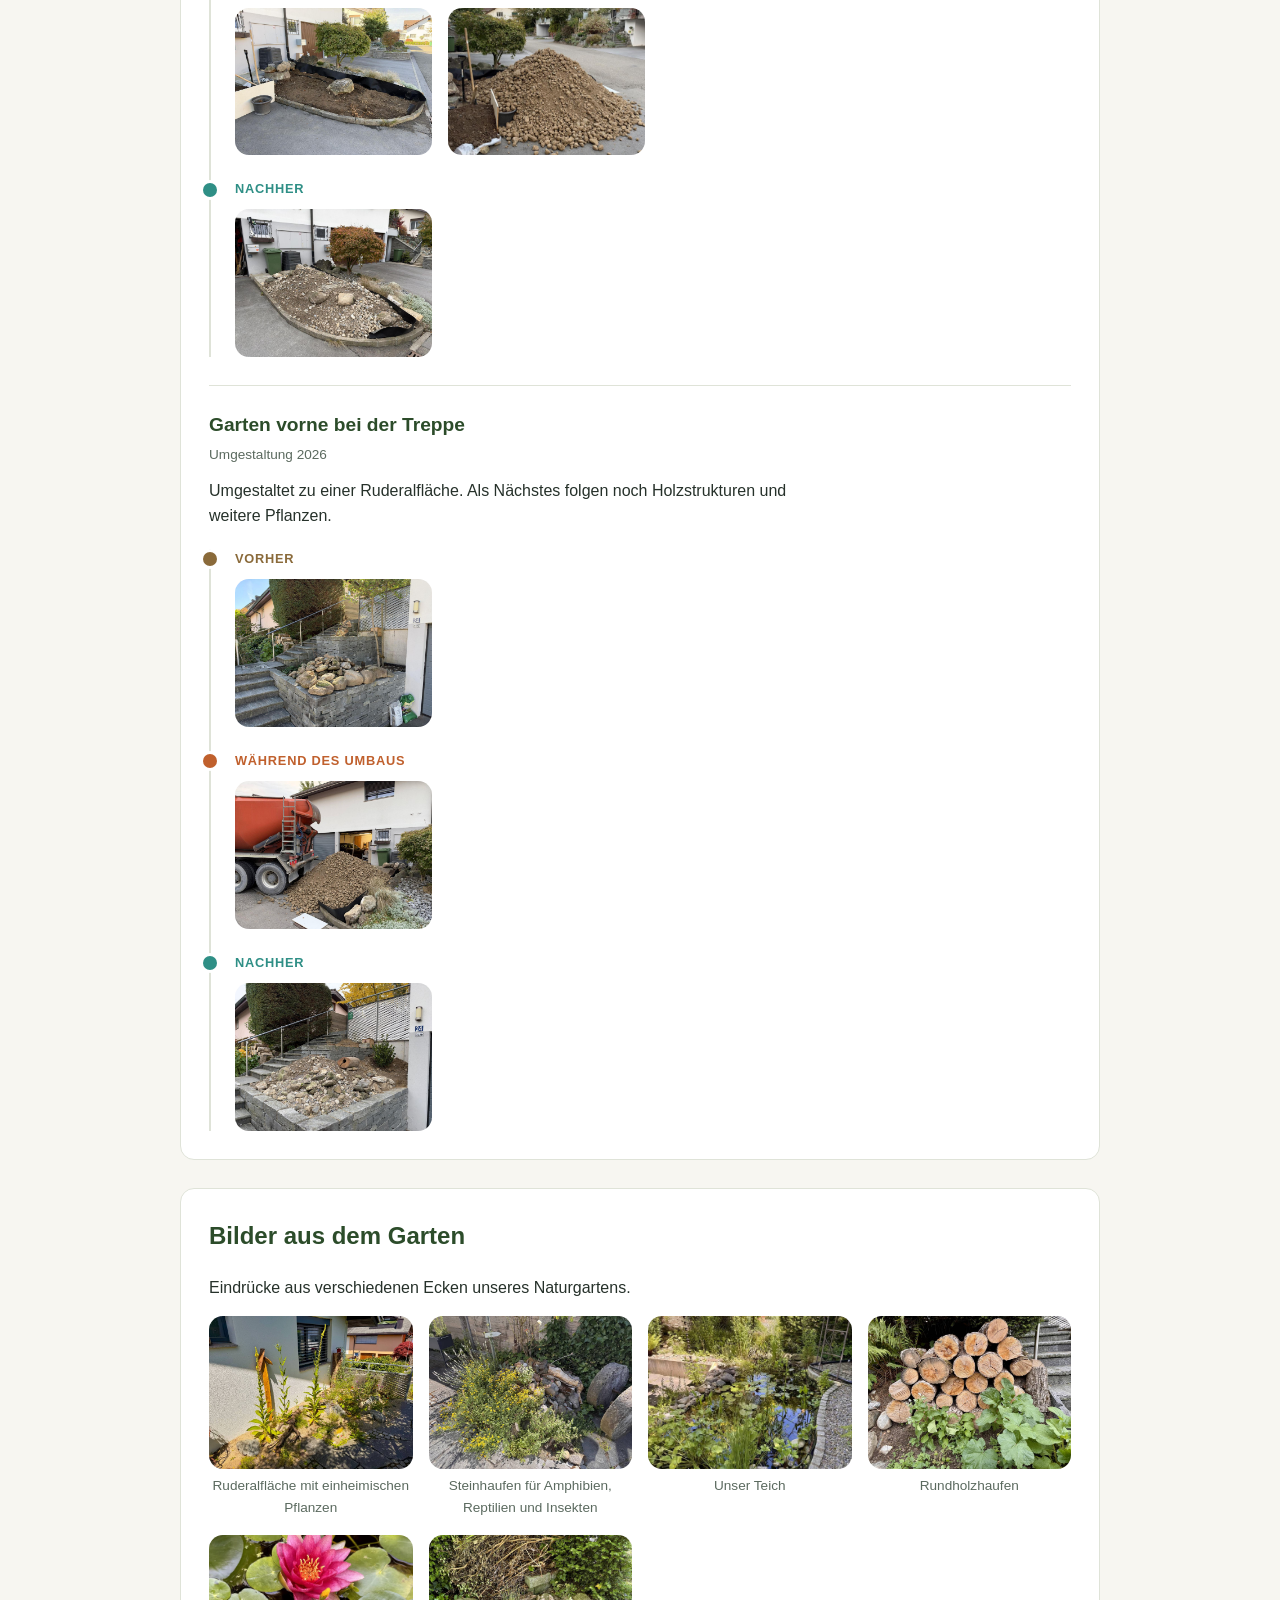
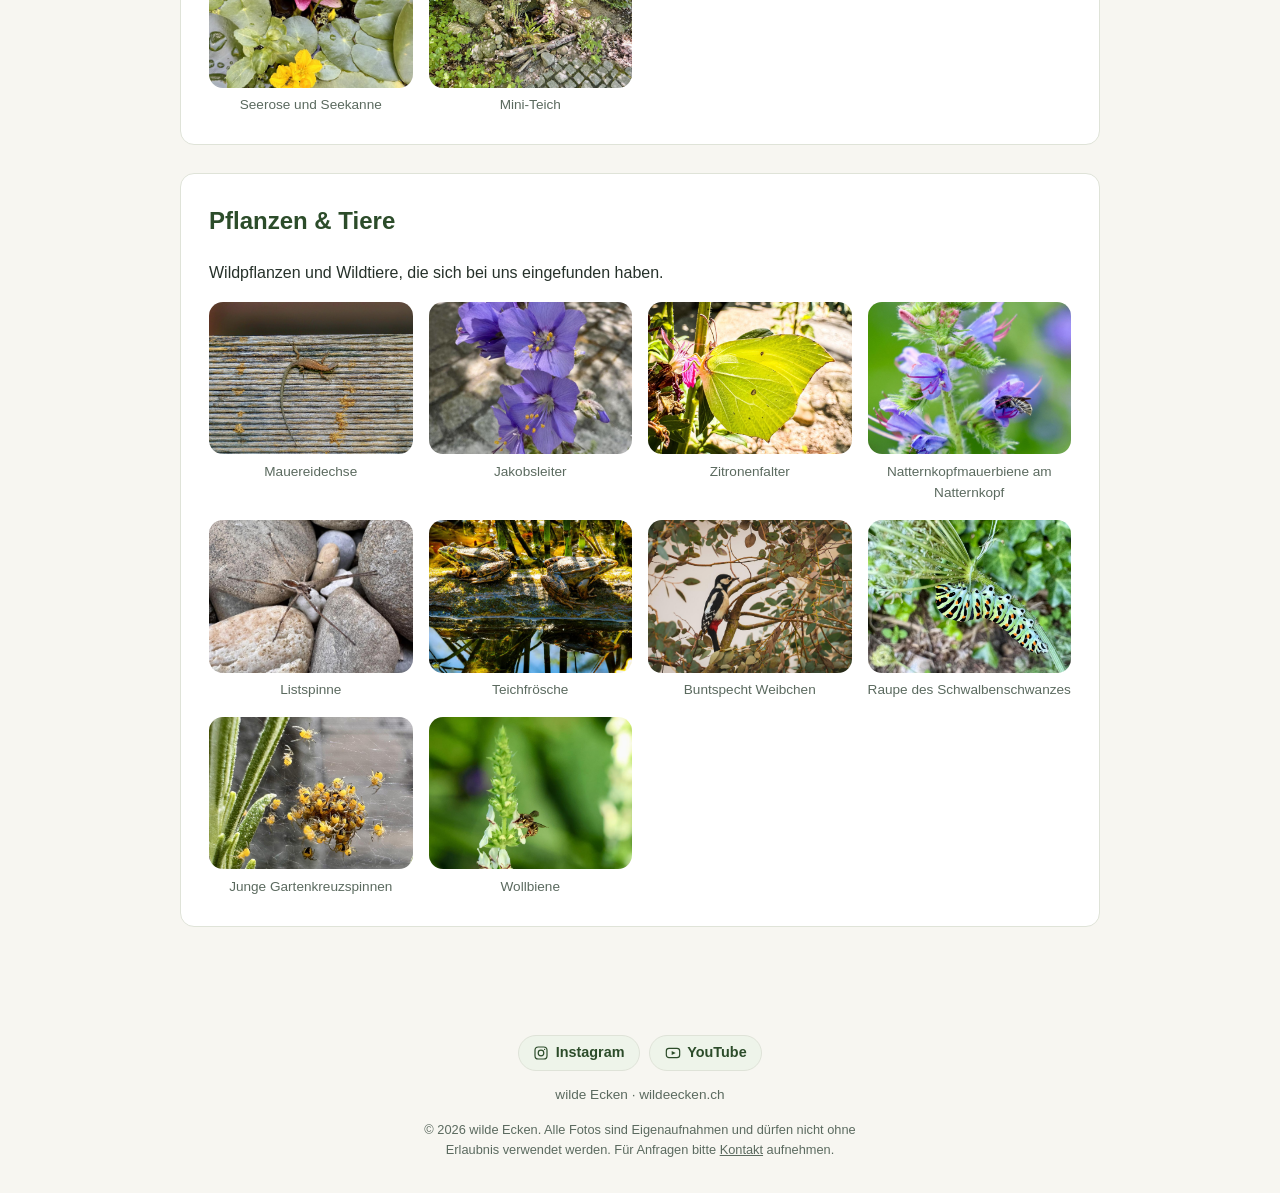
<file: naturgarten.html>
<!DOCTYPE html>
<html lang="de">
<head>
  <meta charset="UTF-8">
  <title>Naturgarten – wilde Ecken</title>
  <meta name="viewport" content="width=device-width, initial-scale=1.0">
  <meta name="description" content="Unser zertifizierter Naturgarten – ausgezeichnet mit Pro Natura Bonjour Nature.">
  <link rel="canonical" href="https://wildeecken.ch/naturgarten.html">
  <meta property="og:type" content="website">
  <meta property="og:site_name" content="wilde Ecken">
  <meta property="og:locale" content="de_CH">
  <meta property="og:url" content="https://wildeecken.ch/naturgarten.html">
  <meta property="og:title" content="Naturgarten – wilde Ecken">
  <meta property="og:description" content="Unser zertifizierter Naturgarten – ausgezeichnet mit Pro Natura Bonjour Nature.">
  <meta property="og:image" content="https://wildeecken.ch/images/og-image.jpg">
  <meta property="og:image:width" content="1200">
  <meta property="og:image:height" content="630">
  <meta name="twitter:card" content="summary_large_image">
  <meta name="twitter:title" content="Naturgarten – wilde Ecken">
  <meta name="twitter:description" content="Unser zertifizierter Naturgarten – ausgezeichnet mit Pro Natura Bonjour Nature.">
  <meta name="twitter:image" content="https://wildeecken.ch/images/og-image.jpg">
  <link rel="icon" href="/favicon.ico" sizes="any">
  <link rel="icon" type="image/png" sizes="32x32" href="/images/favicon-32.png">
  <link rel="apple-touch-icon" href="/images/apple-touch-icon.png">
  <link rel="manifest" href="/site.webmanifest">
  <meta name="theme-color" content="#2c4c2a">
  <link rel="stylesheet" href="style.css">
  <script src="lightbox.js" defer></script>
</head>
<body>
  <h1 class="visually-hidden">Naturgarten – wilde Ecken: zertifizierter Naturgarten mit Pro Natura "Bonjour Nature"</h1>
  <header class="site-header">
    <div class="header-inner">
      <a class="site-logo" href="index.html">
        <img src="images/logo.png" alt="wilde Ecken – Terraristik &amp; Naturgarten">
      </a>
      <nav class="main-nav" aria-label="Hauptnavigation">
        <ul>
          <li><a href="index.html">Start</a></li>
          <li><a href="hobby.html">Terraristik</a></li>
          <li><a href="naturgarten.html" aria-current="page">Naturgarten</a></li>
          <li><a href="fotografie.html">Fotografie</a></li>
          <li><a href="kontakt.html">Kontakt</a></li>
        </ul>
      </nav>
    </div>
  </header>

  <main>
    <section class="hero">
      <h2>Unser Naturgarten</h2>
      <div class="hero-split">
        <p>
          Unser Garten ist im Rahmen der Aktion "Bonjour Nature" von Pro Natura
          zertifiziert und wurde mit 2 von 3 möglichen Schmetterlingen ausgezeichnet –
          das offizielle Schild steht seit 2026 bei uns im Garten.
          Statt eines aufgeräumten Rasens findet man bei uns naturnahe Strukturen:
          heimische Wildstauden, Totholz- und Steinhaufen, ungemähte Ecken und
          Wasserstellen – alles Lebensraum für unzählige Pflanzen und Tiere.
          Den Eintrag mit allen Details könnt ihr direkt auf
          <a href="https://www.spotteron.com/bonjournature/spots/1313256" target="_blank" rel="noopener">Bonjour Nature</a>
          ansehen.
        </p>
        <figure class="certificate">
          <img class="zoomable" src="images/naturgarten/pro-natura-schild.jpg" alt="Offizielles Pro Natura Schild 2026: Dieser Garten wurde von Pro Natura mit zwei Schmetterlingen ausgezeichnet">
          <figcaption>Pro Natura Auszeichnung 2026</figcaption>
        </figure>
      </div>
    </section>

    <section class="content-block">
      <h2>Wie der Garten entstanden ist</h2>
      <p>
        Schritt für Schritt haben wir Teile des Gartens in wilde Ecken verwandelt:
        weniger mähen, mehr heimische Pflanzen, Strukturen wie Asthaufen und
        Trockenmauern für Kleintiere, und Verzicht auf Pestizide und Kunstdünger.
        Das Ziel ist ein Garten, der nicht nur uns, sondern vor allem Insekten,
        Vögeln und Amphibien Lebensraum bietet.
      </p>
    </section>

    <section class="content-block" id="garten-tagebuch">
      <h2>Garten-Tagebuch</h2>
      <p>
        Hier zeige ich, wie wir einzelne Bereiche unseres Gartens umgestalten –
        vom Zustand vorher über den Umbau bis zum Ergebnis. Im Frühling folgen
        weitere Bilder, wenn alles wächst.
      </p>

      <article class="log-entry" data-lightbox-group>
        <h3>Garten vorne zum Nachbargrundstück</h3>
        <p class="log-meta">Umgestaltung 2026</p>
        <p class="log-text">
          Umgestaltet zu einer Ruderalfläche. Als Nächstes folgen noch
          Holzstrukturen und weitere Pflanzen.
        </p>
        <ol class="log-stages">
          <li class="log-stage stage-vorher">
            <h4 class="stage-label">Vorher</h4>
            <div class="gallery">
              <figure>
                <img src="images/naturgarten/tagebuch/nachbar-vorher-1.jpg" alt="Garten vorne zum Nachbargrundstück vor der Umgestaltung: ausgehobene Erde mit grossem Stein" loading="lazy">
              </figure>
            </div>
          </li>
          <li class="log-stage stage-umbau">
            <h4 class="stage-label">Während des Umbaus</h4>
            <div class="gallery">
              <figure>
                <img src="images/naturgarten/tagebuch/nachbar-umbau-1.jpg" alt="Garten vorne zum Nachbargrundstück während des Umbaus: Fläche mit Rasenkante vorbereitet" loading="lazy">
              </figure>
              <figure>
                <img src="images/naturgarten/tagebuch/nachbar-umbau-2.jpg" alt="Angelieferter Kies und Wandkies für die Ruderalfläche" loading="lazy">
              </figure>
            </div>
          </li>
          <li class="log-stage stage-nachher">
            <h4 class="stage-label">Nachher</h4>
            <div class="gallery">
              <figure>
                <img src="images/naturgarten/tagebuch/nachbar-nachher-1.jpg" alt="Garten vorne zum Nachbargrundstück nach dem Umbau: neue Ruderalfläche aus Kies und Steinen" loading="lazy">
              </figure>
            </div>
          </li>
        </ol>
      </article>

      <article class="log-entry" data-lightbox-group>
        <h3>Garten vorne bei der Treppe</h3>
        <p class="log-meta">Umgestaltung 2026</p>
        <p class="log-text">
          Umgestaltet zu einer Ruderalfläche. Als Nächstes folgen noch
          Holzstrukturen und weitere Pflanzen.
        </p>
        <ol class="log-stages">
          <li class="log-stage stage-vorher">
            <h4 class="stage-label">Vorher</h4>
            <div class="gallery">
              <figure>
                <img src="images/naturgarten/tagebuch/treppe-vorher-1.jpg" alt="Garten vorne bei der Treppe vor der Umgestaltung: Steinhaufen auf der Mauer" loading="lazy">
              </figure>
            </div>
          </li>
          <li class="log-stage stage-umbau">
            <h4 class="stage-label">Während des Umbaus</h4>
            <div class="gallery">
              <figure>
                <img src="images/naturgarten/tagebuch/treppe-umbau-1.jpg" alt="Lastwagen liefert Wandkies für die Ruderalflächen an" loading="lazy">
              </figure>
            </div>
          </li>
          <li class="log-stage stage-nachher">
            <h4 class="stage-label">Nachher</h4>
            <div class="gallery">
              <figure>
                <img src="images/naturgarten/tagebuch/treppe-nachher-1.jpg" alt="Garten vorne bei der Treppe nach dem Umbau: Ruderalfläche mit Steinen und Totholzstamm" loading="lazy">
              </figure>
            </div>
          </li>
        </ol>
      </article>
    </section>

    <section class="content-block">
      <h2>Bilder aus dem Garten</h2>
      <p>Eindrücke aus verschiedenen Ecken unseres Naturgartens.</p>
      <div class="gallery">
        <figure>
          <img src="images/naturgarten/garten-2.jpg" alt="Ruderalfläche mit einheimischen Pflanzen im Naturgarten">
          <figcaption>Ruderalfläche mit einheimischen Pflanzen</figcaption>
        </figure>
        <figure>
          <img src="images/naturgarten/garten-3.jpg" alt="Steinhaufen für Amphibien, Reptilien und Insekten im Naturgarten">
          <figcaption>Steinhaufen für Amphibien, Reptilien und Insekten</figcaption>
        </figure>
        <figure>
          <img src="images/naturgarten/garten-4.jpg" alt="Unser Teich im Naturgarten">
          <figcaption>Unser Teich</figcaption>
        </figure>
        <figure>
          <img src="images/naturgarten/garten-5.jpg" alt="Rundholzhaufen im Naturgarten">
          <figcaption>Rundholzhaufen</figcaption>
        </figure>
        <figure>
          <img src="images/naturgarten/garten-6.jpg" alt="Seerose und Seekanne im Teich">
          <figcaption>Seerose und Seekanne</figcaption>
        </figure>
        <figure>
          <img src="images/naturgarten/garten-7.jpg" alt="Mini-Teich mit Steinen, Totholz und Bepflanzung im Naturgarten">
          <figcaption>Mini-Teich</figcaption>
        </figure>
      </div>
    </section>

    <section class="content-block">
      <h2>Pflanzen &amp; Tiere</h2>
      <p>Wildpflanzen und Wildtiere, die sich bei uns eingefunden haben.</p>
      <div class="gallery">
        <figure>
          <img src="images/naturgarten/Mauereidechse1.jpeg" alt="Mauereidechse in unserem Naturgarten">
          <figcaption>Mauereidechse</figcaption>
        </figure>
        <figure>
          <img src="images/naturgarten/natur-2.jpg" alt="Jakobsleiter im Naturgarten">
          <figcaption>Jakobsleiter</figcaption>
        </figure>
        <figure>
          <img src="images/naturgarten/natur-4.jpg" alt="Zitronenfalter auf einer Blüte im Naturgarten">
          <figcaption>Zitronenfalter</figcaption>
        </figure>
        <figure>
          <img src="images/naturgarten/natur-3.jpg" alt="Natternkopfmauerbiene am Natternkopf">
          <figcaption>Natternkopfmauerbiene am Natternkopf</figcaption>
        </figure>
        <figure>
          <img src="images/naturgarten/natur-5.jpg" alt="Listspinne zwischen Kieselsteinen im Naturgarten">
          <figcaption>Listspinne</figcaption>
        </figure>
        <figure>
          <img src="images/naturgarten/natur-6.jpg" alt="Teichfrösche auf einem Ast im Teich">
          <figcaption>Teichfrösche</figcaption>
        </figure>
        <figure>
          <img src="images/naturgarten/natur-7.jpg" alt="Buntspecht Weibchen auf einem Ast">
          <figcaption>Buntspecht Weibchen</figcaption>
        </figure>
        <figure>
          <img src="images/naturgarten/natur-8.jpg" alt="Raupe des Schwalbenschwanzes auf einer Doldenblütlerpflanze">
          <figcaption>Raupe des Schwalbenschwanzes</figcaption>
        </figure>
        <figure>
          <img src="images/naturgarten/natur-9.jpg" alt="Junge Gartenkreuzspinnen im Netz">
          <figcaption>Junge Gartenkreuzspinnen</figcaption>
        </figure>
        <figure>
          <img src="images/naturgarten/natur-10.jpg" alt="Wollbiene an einer Blüte im Naturgarten">
          <figcaption>Wollbiene</figcaption>
        </figure>
      </div>
    </section>
  </main>

  <footer class="site-footer">
    <p class="social-links">
      <a class="badge" href="https://www.instagram.com/boebe83" target="_blank" rel="noopener"><svg class="badge-icon" viewBox="0 0 24 24" width="16" height="16" fill="none" stroke="currentColor" stroke-width="1.8" aria-hidden="true"><rect x="3" y="3" width="18" height="18" rx="5"/><circle cx="12" cy="12" r="4.2"/><circle cx="17.4" cy="6.6" r="1" fill="currentColor" stroke="none"/></svg>Instagram</a>
      <a class="badge" href="https://www.youtube.com/@boebe83" target="_blank" rel="noopener"><svg class="badge-icon" viewBox="0 0 24 24" width="16" height="16" fill="none" stroke="currentColor" stroke-width="1.8" aria-hidden="true"><rect x="2" y="5" width="20" height="14" rx="4"/><path d="M10 9l6 3-6 3z" fill="currentColor" stroke="none"/></svg>YouTube</a>
    </p>
    <p>wilde Ecken · wildeecken.ch</p>
    <p class="copyright-note">© 2026 wilde Ecken. Alle Fotos sind Eigenaufnahmen und dürfen nicht ohne Erlaubnis verwendet werden. Für Anfragen bitte <a href="kontakt.html">Kontakt</a> aufnehmen.</p>
  </footer>
</body>
</html>
</file>
<file: style.css>
:root {
  --color-bg: #f7f6f1;
  --color-surface: #ffffff;
  --color-text: #26312a;
  --color-muted: #5b6a5f;
  --color-primary: #3f6b3c;
  --color-primary-dark: #2c4c2a;
  --color-accent: #c97f3a;
  --color-border: #dfe3d8;
  --radius: 14px;
  --max-width: 960px;
}

* {
  box-sizing: border-box;
}

.visually-hidden {
  position: absolute;
  width: 1px;
  height: 1px;
  padding: 0;
  margin: -1px;
  overflow: hidden;
  clip: rect(0, 0, 0, 0);
  white-space: nowrap;
  border: 0;
}

body {
  margin: 0;
  font-family: "Segoe UI", Roboto, Helvetica, Arial, sans-serif;
  background: var(--color-bg);
  color: var(--color-text);
  line-height: 1.6;
}

a {
  color: var(--color-primary-dark);
}

header.site-header {
  position: relative;
  background: linear-gradient(160deg, #24391f 0%, #3f6b3c 55%, #517f49 100%);
  color: #fff;
  overflow: hidden;
  isolation: isolate;
}

header.site-header::before {
  content: "";
  position: absolute;
  inset: 0;
  z-index: 0;
  background-image: url("data:image/svg+xml,%3Csvg%20xmlns%3D%27http%3A//www.w3.org/2000/svg%27%20width%3D%27240%27%20height%3D%27240%27%3E%0A%3Cpath%20d%3D%27M10%20230%20C%2040%20190%2C%2030%20150%2C%2060%20120%20C%2090%2090%2C%2080%2050%2C%20110%2010%27%20stroke%3D%27%23ffffff%27%20stroke-width%3D%272.5%27%20fill%3D%27none%27%20opacity%3D%270.55%27/%3E%0A%3Cpath%20d%3D%27M10%20230%20C%2040%20190%2C%2030%20150%2C%2060%20120%27%20stroke%3D%27%23ffffff%27%20stroke-width%3D%271.5%27%20fill%3D%27none%27%20opacity%3D%270.4%27/%3E%0A%3Cpath%20d%3D%27M35%20205%20C%2055%20195%2C%2060%20175%2C%2080%20165%27%20stroke%3D%27%23ffffff%27%20stroke-width%3D%271.2%27%20fill%3D%27none%27%20opacity%3D%270.4%27/%3E%0A%3Cpath%20d%3D%27M55%20155%20C%2075%20148%2C%2080%20130%2C%20100%20122%27%20stroke%3D%27%23ffffff%27%20stroke-width%3D%271.2%27%20fill%3D%27none%27%20opacity%3D%270.4%27/%3E%0A%3Cpath%20d%3D%27M80%2095%20C%20100%2090%2C%20105%2072%2C%20122%2062%27%20stroke%3D%27%23ffffff%27%20stroke-width%3D%271.2%27%20fill%3D%27none%27%20opacity%3D%270.4%27/%3E%0A%3Cpath%20d%3D%27M150%20230%20C%20180%20195%2C%20165%20160%2C%20190%20130%20C%20210%20105%2C%20200%2065%2C%20225%2030%27%20stroke%3D%27%23ffffff%27%20stroke-width%3D%272%27%20fill%3D%27none%27%20opacity%3D%270.3%27/%3E%0A%3Ccircle%20cx%3D%27185%27%20cy%3D%2755%27%20r%3D%272.5%27%20fill%3D%27%23ffffff%27%20opacity%3D%270.35%27/%3E%0A%3Ccircle%20cx%3D%2745%27%20cy%3D%2795%27%20r%3D%272%27%20fill%3D%27%23ffffff%27%20opacity%3D%270.3%27/%3E%0A%3Ccircle%20cx%3D%27205%27%20cy%3D%27185%27%20r%3D%272%27%20fill%3D%27%23ffffff%27%20opacity%3D%270.3%27/%3E%0A%3C/svg%3E");
  background-size: 240px 240px;
  opacity: 0.16;
  pointer-events: none;
}

header.site-header::after {
  content: "";
  position: absolute;
  left: 0;
  right: 0;
  bottom: 0;
  height: 5px;
  background: linear-gradient(90deg, #f4c95d 0%, #f4c95d 33%, #49b6ac 33%, #49b6ac 66%, #2c4c2a 66%);
}

.header-inner {
  position: relative;
  z-index: 1;
  max-width: var(--max-width);
  margin: 0 auto;
  padding: 1.5rem 1.25rem 1rem;
}

.site-logo {
  display: inline-block;
  margin: 0 0 0.75rem;
}

.site-logo img {
  display: block;
  height: 210px;
  width: auto;
  filter: drop-shadow(0 6px 14px rgba(0, 0, 0, 0.25));
}

nav.main-nav ul {
  list-style: none;
  display: flex;
  flex-wrap: wrap;
  gap: 0.5rem 1.25rem;
  margin: 0;
  padding: 0;
}

nav.main-nav a {
  display: inline-block;
  padding: 0.4rem 0;
  color: #fff;
  text-decoration: none;
  font-weight: 600;
  border-bottom: 2px solid transparent;
}

nav.main-nav a:hover,
nav.main-nav a[aria-current="page"] {
  border-bottom-color: var(--color-accent);
}

main {
  max-width: var(--max-width);
  margin: 0 auto;
  padding: 2rem 1.25rem 3rem;
}

body.home {
  background-color: var(--color-bg);
  background-image:
    radial-gradient(circle at 8% 15%, rgba(244, 201, 93, 0.28), transparent 42%),
    radial-gradient(circle at 92% 12%, rgba(73, 182, 172, 0.24), transparent 46%),
    radial-gradient(circle at 85% 85%, rgba(63, 107, 60, 0.2), transparent 48%),
    radial-gradient(circle at 10% 88%, rgba(224, 112, 58, 0.16), transparent 42%);
  background-attachment: fixed;
}

.hero {
  position: relative;
  background: var(--color-surface);
  border: 1px solid var(--color-border);
  border-radius: var(--radius);
  padding: 2rem;
  margin-bottom: 2rem;
}

.hero h2 {
  margin-top: 0;
  padding-bottom: 0.7rem;
}

.hero h2::after {
  content: "";
  display: block;
  width: 64px;
  height: 4px;
  margin-top: 0.65rem;
  border-radius: 2px;
  background: linear-gradient(90deg, #f4c95d, #49b6ac, #3f6b3c);
}

.hero-split {
  display: grid;
  grid-template-columns: 1fr 220px;
  gap: 2rem;
  align-items: start;
}

.hero-split > p {
  margin-top: 0;
}

.certificate {
  margin: 0;
}

.certificate img {
  display: block;
  width: 100%;
  border-radius: 8px;
  box-shadow: 0 10px 24px rgba(36, 57, 31, 0.25);
  transform: rotate(1.5deg);
  cursor: zoom-in;
  transition: transform 0.2s ease;
}

.certificate img:hover,
.certificate img:focus-visible {
  transform: rotate(0deg) scale(1.02);
}

.certificate figcaption {
  margin-top: 0.75rem;
  text-align: center;
  font-size: 0.85rem;
  color: var(--color-muted);
}

@media (max-width: 640px) {
  .hero-split {
    grid-template-columns: 1fr;
  }

  .certificate {
    max-width: 240px;
    margin: 0 auto;
  }
}

@media (prefers-reduced-motion: reduce) {
  .certificate img {
    transition: none;
  }
}

.card-grid {
  display: grid;
  grid-template-columns: repeat(auto-fit, minmax(240px, 1fr));
  gap: 1.5rem;
  margin: 2rem 0;
}

.card {
  background: var(--color-surface);
  border: 1px solid var(--color-border);
  border-radius: var(--radius);
  padding: 0;
  overflow: hidden;
  text-decoration: none;
  color: var(--color-text);
  display: block;
  transition: transform 0.15s ease, box-shadow 0.15s ease;
}

.card-image {
  display: block;
  width: 100%;
  aspect-ratio: 16 / 9;
  object-fit: cover;
  object-position: center top;
}

.card-hobby .card-image {
  object-position: center bottom;
}

.card-body {
  padding: 1.5rem;
  border-top: 3px solid var(--card-accent, var(--color-accent));
}

.card-body h3 {
  display: flex;
  align-items: center;
  gap: 0.5rem;
}

.card-body h3::before {
  content: "";
  display: inline-block;
  width: 10px;
  height: 10px;
  flex-shrink: 0;
  border-radius: 50%;
  background: var(--card-accent, var(--color-accent));
}

.card-hobby {
  --card-accent: #e0703a;
}

.card-naturgarten {
  --card-accent: #2f8f86;
}

.card-fotografie {
  --card-accent: #c9972e;
}

.card-hobby:hover {
  box-shadow: 0 10px 24px rgba(224, 112, 58, 0.25);
}

.card-naturgarten:hover {
  box-shadow: 0 10px 24px rgba(47, 143, 134, 0.25);
}

.card-fotografie:hover {
  box-shadow: 0 10px 24px rgba(201, 151, 46, 0.25);
}

.card:hover {
  transform: translateY(-2px);
  box-shadow: 0 8px 20px rgba(43, 61, 45, 0.12);
}

.card h3 {
  margin-top: 0;
  color: var(--color-primary-dark);
}

section.content-block {
  background: var(--color-surface);
  border: 1px solid var(--color-border);
  border-radius: var(--radius);
  padding: 1.75rem;
  margin-bottom: 1.75rem;
}

section.content-block h2 {
  margin-top: 0;
  color: var(--color-primary-dark);
}

.badge {
  display: inline-flex;
  align-items: center;
  gap: 0.4rem;
  background: #eef4ea;
  color: var(--color-primary-dark);
  border: 1px solid var(--color-border);
  border-radius: 999px;
  padding: 0.35rem 0.9rem;
  font-size: 0.9rem;
  font-weight: 600;
  margin-bottom: 1rem;
  text-decoration: none;
}

.badge-icon {
  flex-shrink: 0;
}

a.badge:hover,
a.badge:focus-visible {
  background: #e3ecdd;
  border-color: var(--color-primary);
}

.species-label {
  margin: 1rem 0 0.5rem;
  font-weight: 600;
  font-size: 0.9rem;
  color: var(--color-muted);
  text-transform: uppercase;
  letter-spacing: 0.03em;
}

.species-list {
  list-style: none;
  display: flex;
  flex-wrap: wrap;
  gap: 0.5rem 0.6rem;
  margin: 0 0 0.5rem;
  padding: 0;
}

.species-list li {
  background: var(--color-bg);
  border: 1px solid var(--color-border);
  border-radius: 999px;
  padding: 0.35rem 0.9rem;
  font-size: 0.9rem;
  color: var(--color-primary-dark);
}

.log-entry {
  margin-top: 1.75rem;
  padding-top: 1.5rem;
  border-top: 1px solid var(--color-border);
}

.log-entry h3 {
  margin: 0;
  font-size: 1.2rem;
  color: var(--color-primary-dark);
}

.log-meta {
  margin: 0.2rem 0 0.75rem;
  font-size: 0.85rem;
  color: var(--color-muted);
}

.log-text {
  margin: 0 0 1.25rem;
  max-width: 65ch;
}

.log-stages {
  list-style: none;
  margin: 0;
  padding: 0 0 0 1.5rem;
  border-left: 2px solid var(--color-border);
  display: grid;
  gap: 1.5rem;
}

.log-stage {
  --stage-color: var(--color-primary);
  position: relative;
}

.log-stage::before {
  content: "";
  position: absolute;
  left: calc(-1.5rem - 8px);
  top: 0.2rem;
  width: 14px;
  height: 14px;
  border-radius: 50%;
  background: var(--stage-color);
  box-shadow: 0 0 0 3px var(--color-surface);
}

.stage-label {
  margin: 0;
  font-size: 0.8rem;
  font-weight: 700;
  text-transform: uppercase;
  letter-spacing: 0.06em;
  color: var(--stage-color);
}

.log-stage .gallery {
  margin-top: 0.6rem;
}

.stage-vorher {
  --stage-color: #8a6a3a;
}

.stage-umbau {
  --stage-color: #c0602d;
}

.stage-nachher {
  --stage-color: #2f8f86;
}

.stage-fruehling {
  --stage-color: #4c8a3a;
}

.gallery {
  display: grid;
  grid-template-columns: repeat(auto-fill, minmax(180px, 1fr));
  gap: 1rem;
  margin-top: 1rem;
  align-items: start;
}

.gallery-placeholder {
  aspect-ratio: 4 / 3;
  border: 2px dashed var(--color-border);
  border-radius: var(--radius);
  display: flex;
  align-items: center;
  justify-content: center;
  text-align: center;
  padding: 0.75rem;
  color: var(--color-muted);
  font-size: 0.85rem;
  background: repeating-linear-gradient(
    45deg,
    #f0efe9,
    #f0efe9 10px,
    #e9e8e0 10px,
    #e9e8e0 20px
  );
}

.gallery img {
  width: 100%;
  aspect-ratio: 4 / 3;
  object-fit: cover;
  border-radius: var(--radius);
  display: block;
}

.gallery figure {
  margin: 0;
}

.gallery figcaption {
  margin-top: 0.4rem;
  text-align: center;
  font-size: 0.85rem;
  color: var(--color-muted);
}

.lightbox {
  display: none;
  position: fixed;
  inset: 0;
  z-index: 100;
  background: rgba(20, 26, 20, 0.92);
  padding: 2rem 1.25rem;
  align-items: center;
  justify-content: center;
  flex-direction: column;
  gap: 0.75rem;
}

.lightbox.is-open {
  display: flex;
}

.lightbox-image {
  max-width: 100%;
  max-height: 80vh;
  object-fit: contain;
  border-radius: var(--radius);
}

.lightbox-caption {
  color: #f2f4ef;
  font-size: 0.95rem;
  margin: 0;
  text-align: center;
}

.lightbox-close {
  position: absolute;
  top: 1rem;
  right: 1.25rem;
  background: rgba(255, 255, 255, 0.12);
  color: #fff;
  border: none;
  border-radius: 999px;
  width: 2.5rem;
  height: 2.5rem;
  font-size: 1.5rem;
  line-height: 1;
  cursor: pointer;
}

.lightbox-close:hover,
.lightbox-close:focus-visible {
  background: rgba(255, 255, 255, 0.24);
}

.lightbox-nav {
  position: absolute;
  top: 50%;
  transform: translateY(-50%);
  background: rgba(255, 255, 255, 0.12);
  color: #fff;
  border: none;
  border-radius: 999px;
  width: 2.75rem;
  height: 2.75rem;
  font-size: 1.1rem;
  line-height: 1;
  cursor: pointer;
  display: flex;
  align-items: center;
  justify-content: center;
}

.lightbox-nav:hover,
.lightbox-nav:focus-visible {
  background: rgba(255, 255, 255, 0.24);
}

.lightbox-nav[hidden] {
  display: none;
}

.lightbox-prev {
  left: 0.75rem;
}

.lightbox-next {
  right: 0.75rem;
}

.contact-form {
  display: flex;
  flex-direction: column;
  gap: 1.25rem;
  max-width: 480px;
}

.form-field {
  display: flex;
  flex-direction: column;
  gap: 0.4rem;
}

.form-field label {
  font-weight: 600;
  color: var(--color-primary-dark);
  font-size: 0.95rem;
}

.form-field input,
.form-field textarea {
  font: inherit;
  padding: 0.65rem 0.8rem;
  border: 1px solid var(--color-border);
  border-radius: 10px;
  background: var(--color-bg);
  color: var(--color-text);
  resize: vertical;
}

.form-field input:focus,
.form-field textarea:focus {
  outline: 2px solid var(--color-primary);
  outline-offset: 1px;
}

.button-primary {
  align-self: flex-start;
  font: inherit;
  font-weight: 600;
  background: var(--color-primary);
  color: #fff;
  border: none;
  border-radius: 999px;
  padding: 0.75rem 1.75rem;
  cursor: pointer;
  transition: background 0.15s ease, transform 0.15s ease;
}

.button-primary:hover {
  background: var(--color-primary-dark);
  transform: translateY(-1px);
}

.form-hint {
  margin: 0;
  font-size: 0.85rem;
  color: var(--color-muted);
}

footer.site-footer {
  text-align: center;
  color: var(--color-muted);
  font-size: 0.85rem;
  padding: 2rem 1.25rem;
}

footer.site-footer .social-links {
  display: flex;
  justify-content: center;
  gap: 0.6rem;
  margin: 0 0 0.75rem;
}

footer.site-footer .social-links .badge {
  margin-bottom: 0;
}

footer.site-footer .copyright-note {
  margin: 0.5rem 0 0;
  font-size: 0.8rem;
  max-width: 480px;
  margin-left: auto;
  margin-right: auto;
}

footer.site-footer .copyright-note a {
  color: inherit;
  text-decoration: underline;
}
</file>
